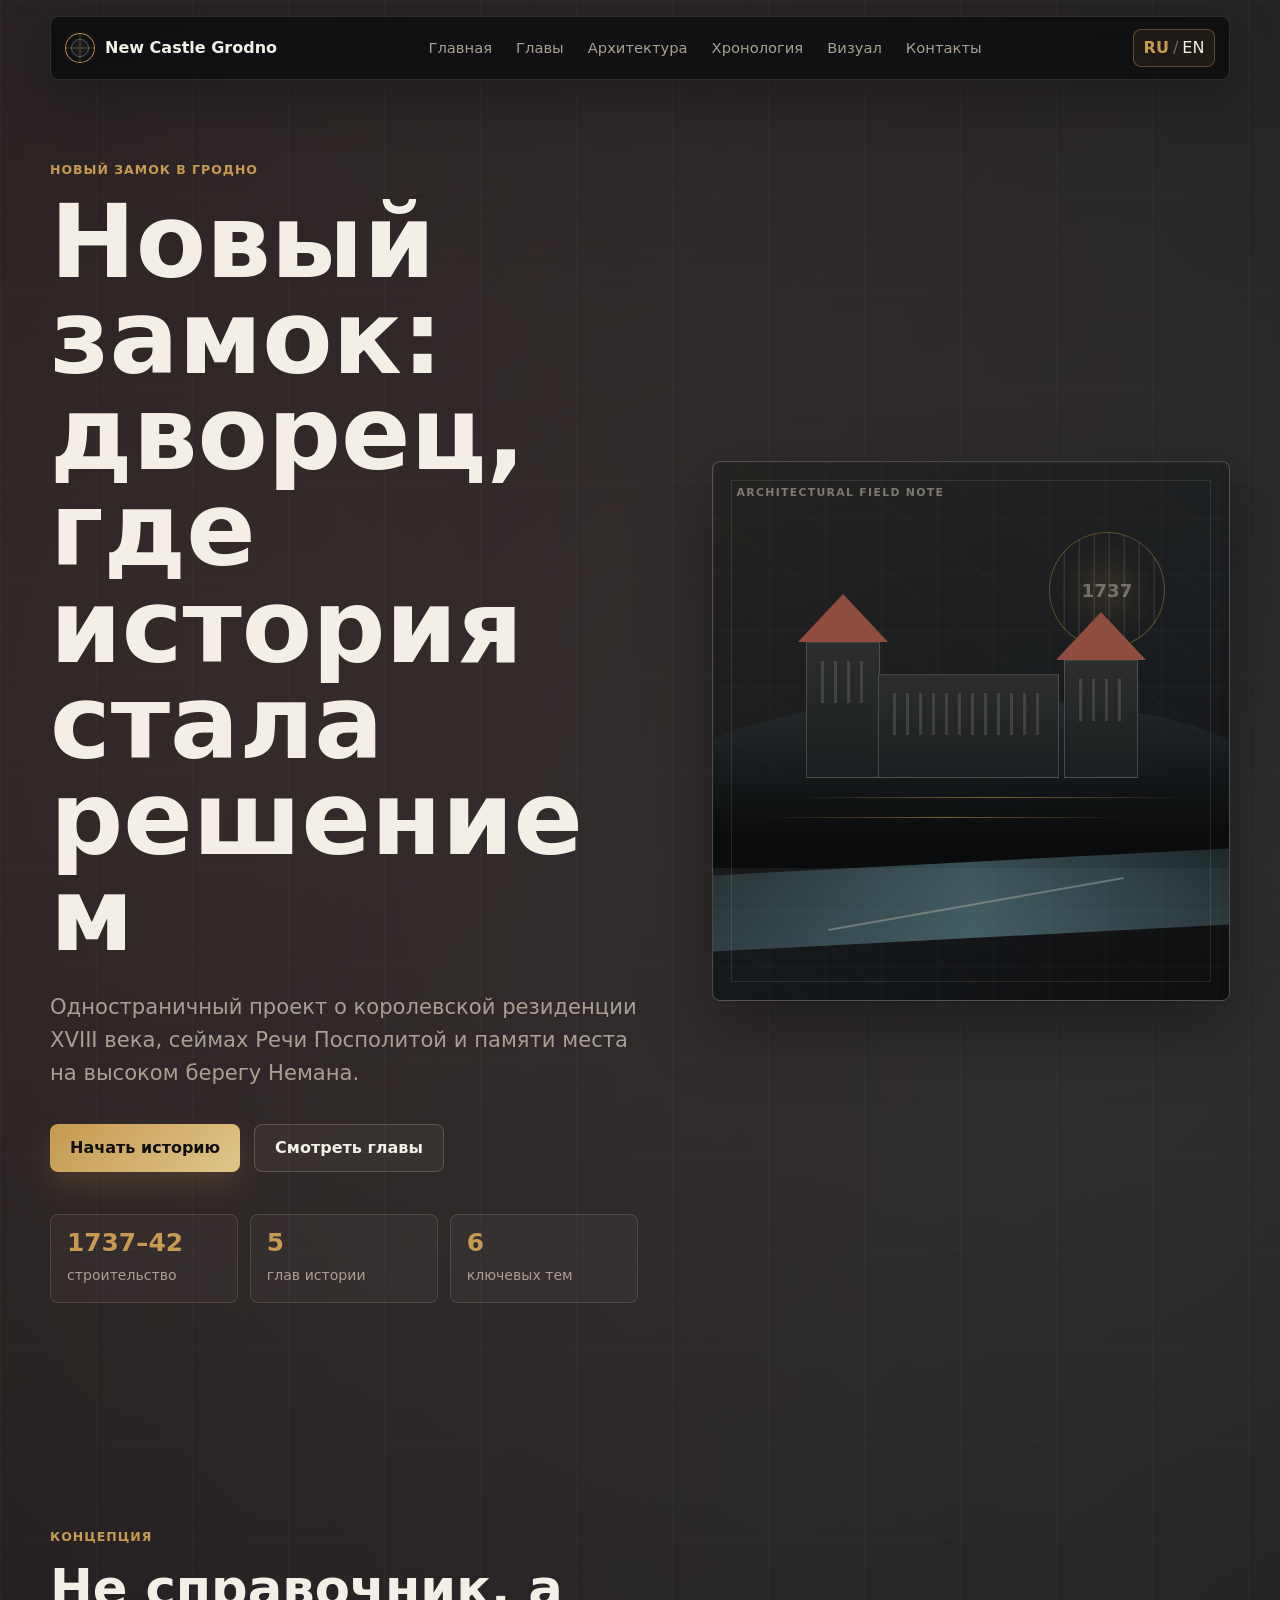
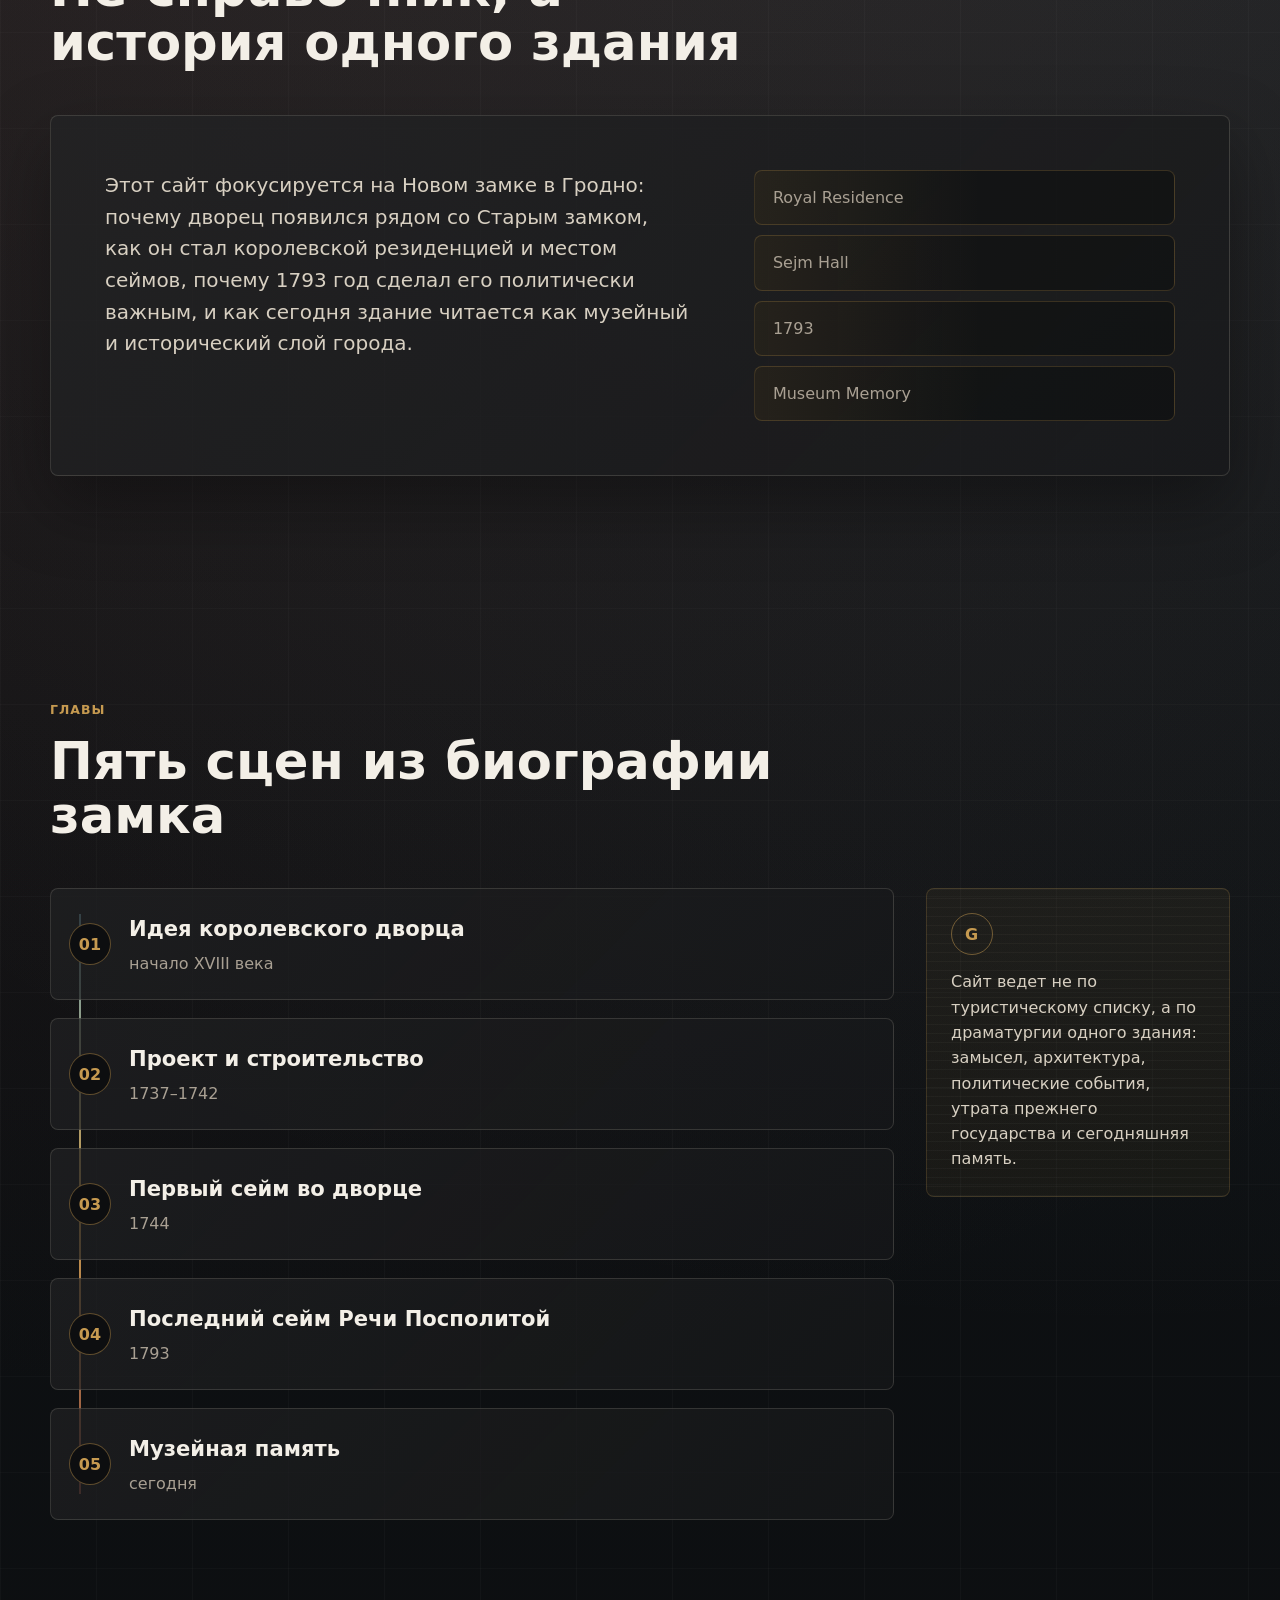
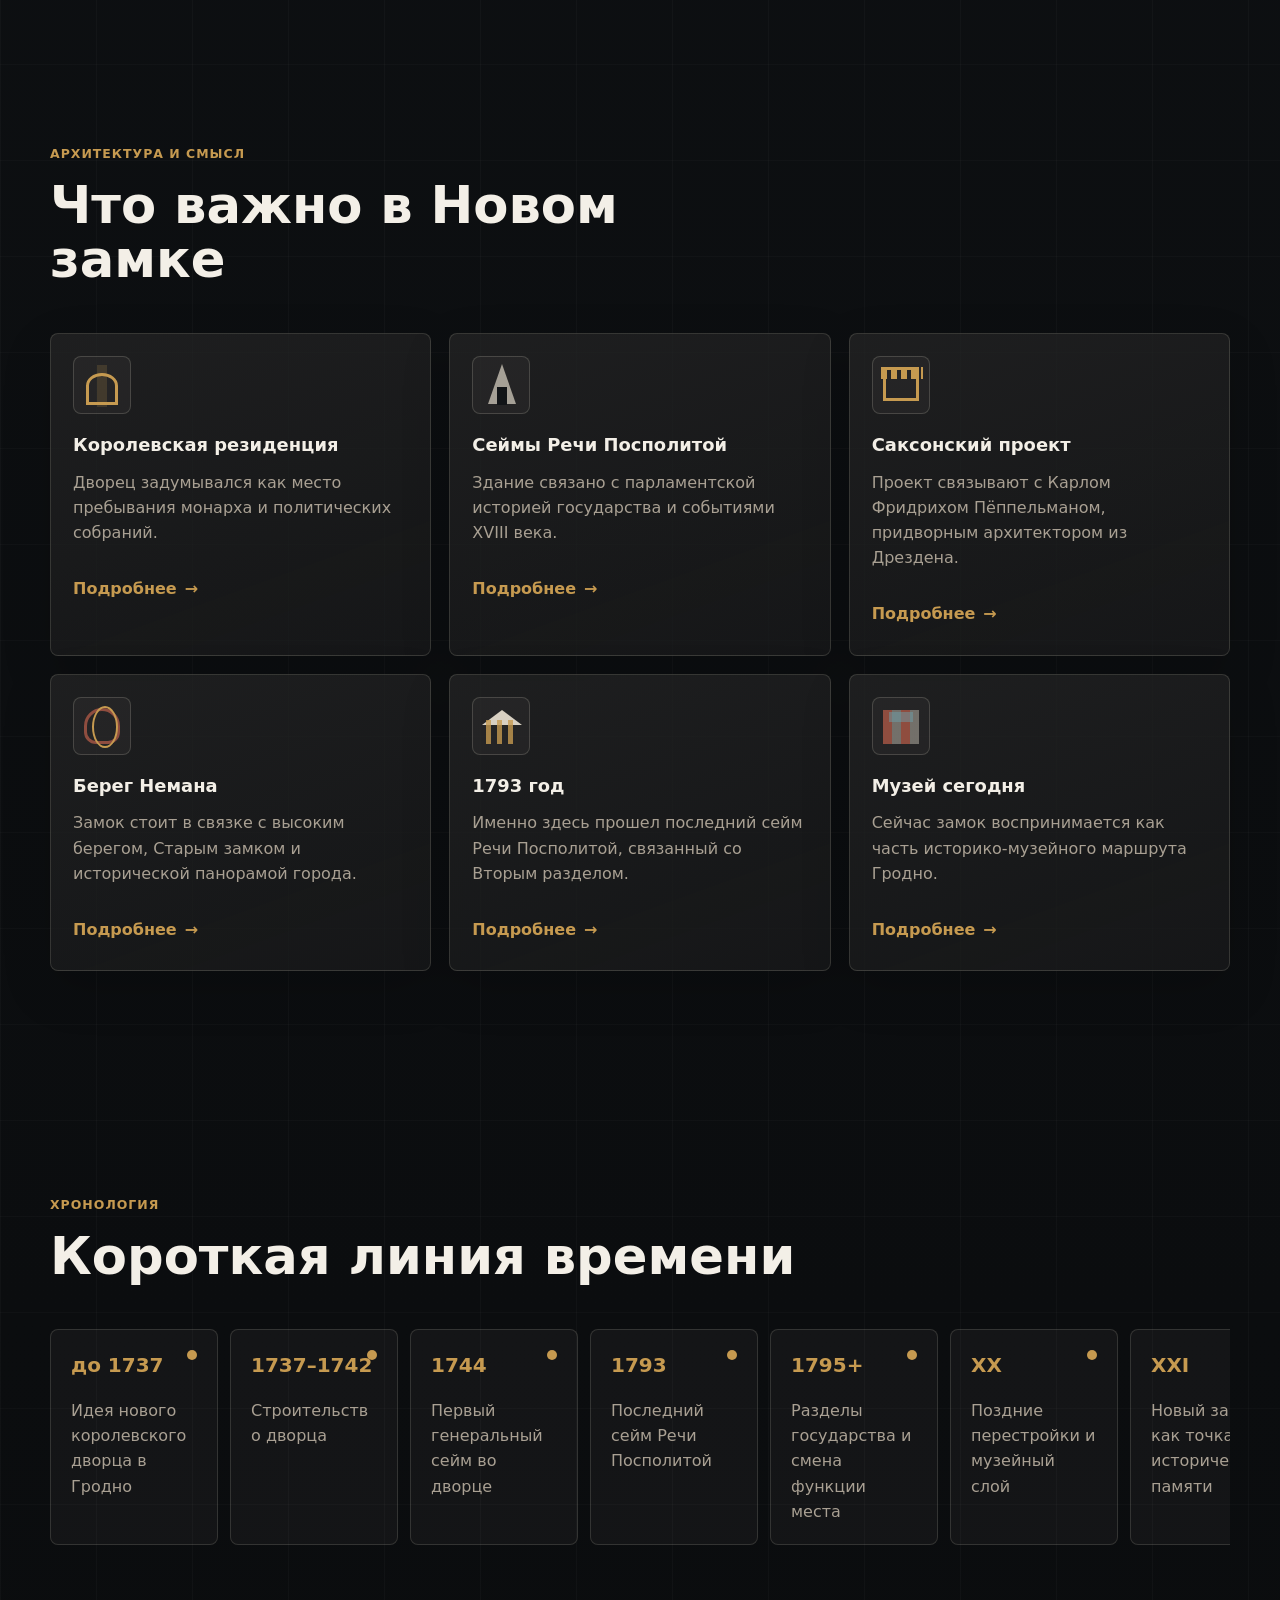
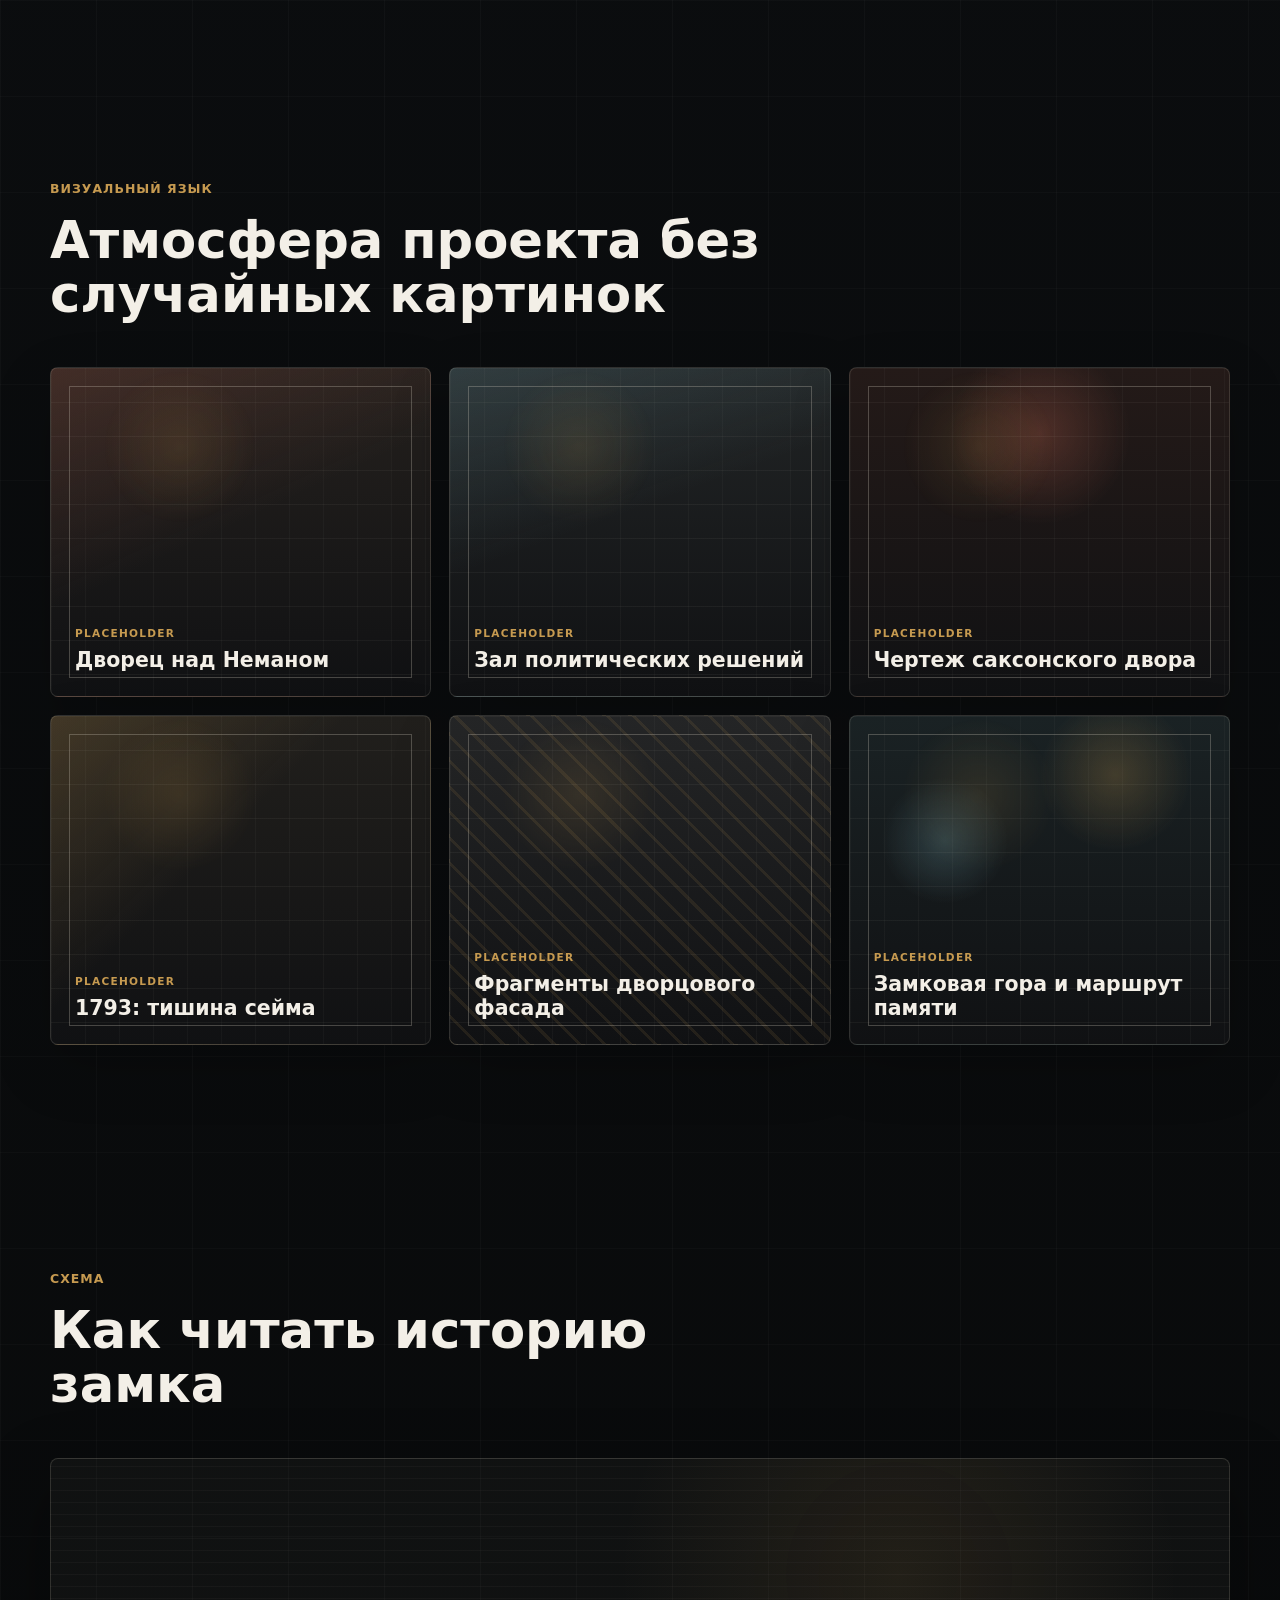
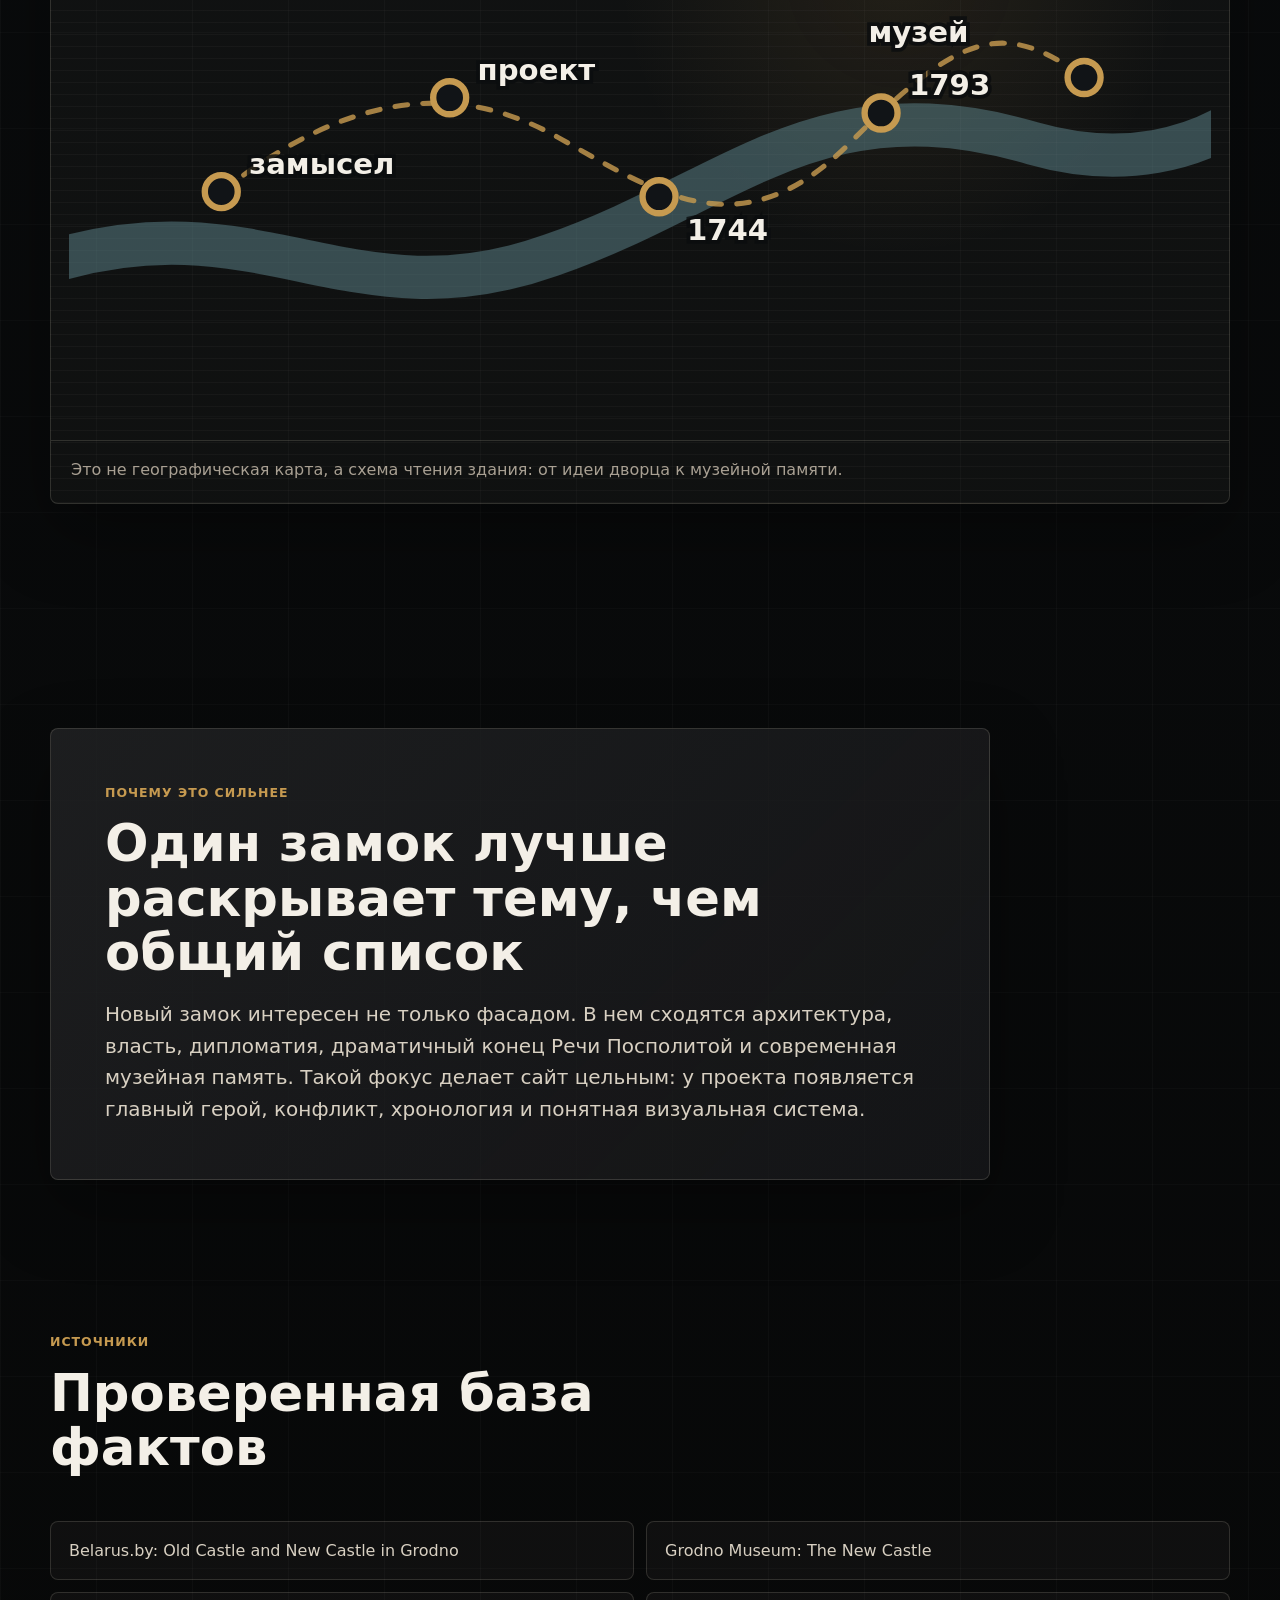
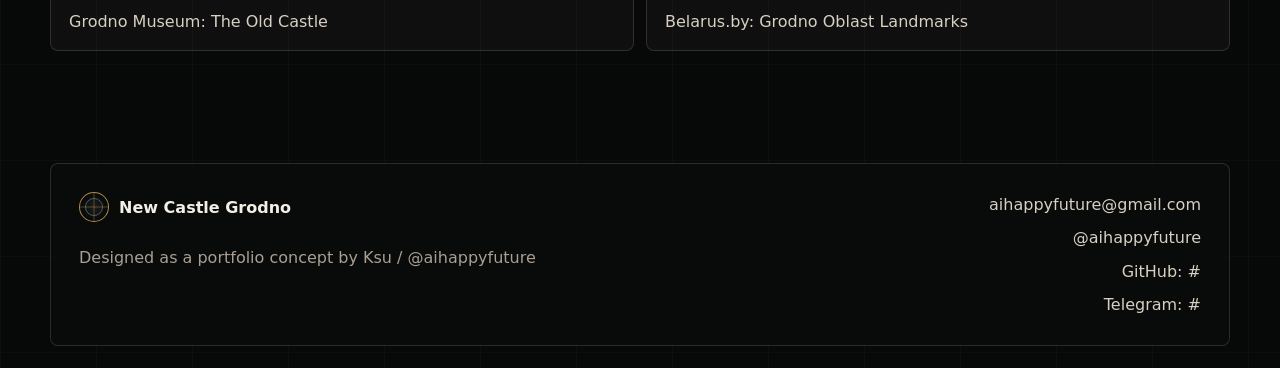
<file: index.html>
<!DOCTYPE html>
<html lang="ru">
  <head>
    <meta charset="UTF-8" />
    <meta name="viewport" content="width=device-width, initial-scale=1.0" />
    <meta
      name="description"
      content="Одностраничный портфолио-проект о Новом замке в Гродно: королевской резиденции, сеймах Речи Посполитой и исторической памяти."
    />
    <title>Новый замок в Гродно | История королевской резиденции</title>
    <link rel="stylesheet" href="style.css" />
  </head>
  <body>
    <div class="page-noise" aria-hidden="true"></div>

    <header class="site-header" id="top">
      <a class="brand" href="#home" aria-label="New Castle Grodno">
        <span class="brand-mark"></span>
        <span>New Castle Grodno</span>
      </a>

      <nav class="nav" aria-label="Primary navigation">
        <a href="#home" data-i18n="navHome">Главная</a>
        <a href="#route" data-i18n="navRoute">Маршрут</a>
        <a href="#architecture" data-i18n="navArchitecture">Архитектура</a>
        <a href="#timeline" data-i18n="navTimeline">Таймлайн</a>
        <a href="#gallery" data-i18n="navGallery">Галерея</a>
        <a href="#contacts" data-i18n="navContacts">Контакты</a>
      </nav>

      <button class="lang-toggle" type="button" aria-label="Switch language">
        <span class="lang-current">RU</span>
        <span class="lang-divider">/</span>
        <span class="lang-next">EN</span>
      </button>
    </header>

    <main>
      <section class="hero section" id="home">
        <div class="hero-copy reveal">
          <p class="eyebrow" data-i18n="heroEyebrow">Новый замок в Гродно</p>
          <h1 data-i18n="heroTitle">Новый замок: дворец, где история стала решением</h1>
          <p class="hero-lead" data-i18n="heroLead">
            Одностраничный проект о королевской резиденции XVIII века, сеймах Речи Посполитой и памяти места на высоком берегу Немана.
          </p>
          <div class="hero-actions" aria-label="Hero actions">
            <a class="button primary" href="#idea" data-i18n="startWalk">Начать историю</a>
            <a class="button ghost" href="#route" data-i18n="watchRoute">Смотреть главы</a>
          </div>
          <dl class="hero-facts">
            <div>
              <dt>1737–42</dt>
              <dd data-i18n="factCentury">строительство</dd>
            </div>
            <div>
              <dt>5</dt>
              <dd data-i18n="factRoute">глав истории</dd>
            </div>
            <div>
              <dt>6</dt>
              <dd data-i18n="factLayers">ключевых тем</dd>
            </div>
          </dl>
        </div>

        <div class="hero-art reveal" aria-label="CSS illustration of Grodno skyline">
          <div class="archive-grid"></div>
          <div class="moon"></div>
          <div class="hill"></div>
          <div class="castle">
            <span class="tower tower-left"></span>
            <span class="tower tower-right"></span>
            <span class="keep"></span>
            <span class="roof roof-left"></span>
            <span class="roof roof-right"></span>
          </div>
          <div class="city-line line-one"></div>
          <div class="city-line line-two"></div>
          <div class="river"></div>
          <div class="route-glow"></div>
        </div>
      </section>

      <section class="section idea" id="idea">
        <div class="section-heading reveal">
          <p class="eyebrow" data-i18n="ideaEyebrow">Концепция</p>
          <h2 data-i18n="ideaTitle">Не справочник, а история одного здания</h2>
        </div>
        <div class="idea-panel reveal">
          <p data-i18n="ideaText">
            Этот сайт фокусируется на Новом замке в Гродно: почему дворец появился рядом со Старым замком,
            как он стал королевской резиденцией и местом сеймов, почему 1793 год сделал его политически
            важным, и как сегодня здание читается как музейный и исторический слой города.
          </p>
          <div class="idea-diagram" aria-hidden="true">
            <span>Royal Residence</span>
            <span>Sejm Hall</span>
            <span>1793</span>
            <span>Museum Memory</span>
          </div>
        </div>
      </section>

      <section class="section route-section" id="route">
        <div class="section-heading reveal">
          <p class="eyebrow" data-i18n="routeEyebrow">Главы</p>
          <h2 data-i18n="routeTitle">Пять сцен из биографии замка</h2>
        </div>

        <div class="route-layout">
          <div class="route-line" aria-label="Interactive route timeline">
            <button class="route-point reveal" type="button" data-place="kalozha">
              <span class="point-index">01</span>
              <span class="point-copy">
                <strong data-i18n="placeKalozha">Идея королевского дворца</strong>
                <em data-i18n="periodKalozha">начало XVIII века</em>
              </span>
            </button>
            <button class="route-point reveal" type="button" data-place="oldCastle">
              <span class="point-index">02</span>
              <span class="point-copy">
                <strong data-i18n="placeOldCastle">Проект и строительство</strong>
                <em data-i18n="periodOldCastle">1737–1742</em>
              </span>
            </button>
            <button class="route-point reveal" type="button" data-place="newCastle">
              <span class="point-index">03</span>
              <span class="point-copy">
                <strong data-i18n="placeNewCastle">Первый сейм во дворце</strong>
                <em data-i18n="periodNewCastle">1744</em>
              </span>
            </button>
            <button class="route-point reveal" type="button" data-place="farny">
              <span class="point-index">04</span>
              <span class="point-copy">
                <strong data-i18n="placeFarny">Последний сейм Речи Посполитой</strong>
                <em data-i18n="periodFarny">1793</em>
              </span>
            </button>
            <button class="route-point reveal" type="button" data-place="sovetskaya">
              <span class="point-index">05</span>
              <span class="point-copy">
                <strong data-i18n="placeSovetskaya">Музейная память</strong>
                <em data-i18n="periodSovetskaya">сегодня</em>
              </span>
            </button>
          </div>

          <aside class="route-note reveal" aria-label="Route note">
            <div class="note-mark">G</div>
            <p data-i18n="routeNote">
              Сайт ведет не по туристическому списку, а по драматургии одного здания: замысел,
              архитектура, политические события, утрата прежнего государства и сегодняшняя память.
            </p>
          </aside>
        </div>
      </section>

      <section class="section architecture" id="architecture">
        <div class="section-heading reveal">
          <p class="eyebrow" data-i18n="architectureEyebrow">Архитектура и смысл</p>
          <h2 data-i18n="architectureTitle">Что важно в Новом замке</h2>
        </div>

        <div class="cards-grid">
          <article class="layer-card reveal" data-layer="oldRus">
            <span class="css-icon arch-old"></span>
            <h3 data-i18n="oldRusTitle">Королевская резиденция</h3>
            <p data-i18n="oldRusText">Дворец задумывался как место пребывания монарха и политических собраний.</p>
            <button class="text-button" type="button" data-layer-modal="oldRus" data-i18n="more">Подробнее</button>
          </article>
          <article class="layer-card reveal" data-layer="gothic">
            <span class="css-icon arch-gothic"></span>
            <h3 data-i18n="gothicTitle">Сеймы Речи Посполитой</h3>
            <p data-i18n="gothicText">Здание связано с парламентской историей государства и событиями XVIII века.</p>
            <button class="text-button" type="button" data-layer-modal="gothic" data-i18n="more">Подробнее</button>
          </article>
          <article class="layer-card reveal" data-layer="renaissance">
            <span class="css-icon arch-renaissance"></span>
            <h3 data-i18n="renaissanceTitle">Саксонский проект</h3>
            <p data-i18n="renaissanceText">Проект связывают с Карлом Фридрихом Пёппельманом, придворным архитектором из Дрездена.</p>
            <button class="text-button" type="button" data-layer-modal="renaissance" data-i18n="more">Подробнее</button>
          </article>
          <article class="layer-card reveal" data-layer="baroque">
            <span class="css-icon arch-baroque"></span>
            <h3 data-i18n="baroqueTitle">Берег Немана</h3>
            <p data-i18n="baroqueText">Замок стоит в связке с высоким берегом, Старым замком и исторической панорамой города.</p>
            <button class="text-button" type="button" data-layer-modal="baroque" data-i18n="more">Подробнее</button>
          </article>
          <article class="layer-card reveal" data-layer="classic">
            <span class="css-icon arch-classic"></span>
            <h3 data-i18n="classicTitle">1793 год</h3>
            <p data-i18n="classicText">Именно здесь прошел последний сейм Речи Посполитой, связанный со Вторым разделом.</p>
            <button class="text-button" type="button" data-layer-modal="classic" data-i18n="more">Подробнее</button>
          </article>
          <article class="layer-card reveal" data-layer="urban">
            <span class="css-icon arch-urban"></span>
            <h3 data-i18n="urbanTitle">Музей сегодня</h3>
            <p data-i18n="urbanText">Сейчас замок воспринимается как часть историко-музейного маршрута Гродно.</p>
            <button class="text-button" type="button" data-layer-modal="urban" data-i18n="more">Подробнее</button>
          </article>
        </div>
      </section>

      <section class="section timeline" id="timeline">
        <div class="section-heading reveal">
          <p class="eyebrow" data-i18n="timelineEyebrow">Хронология</p>
          <h2 data-i18n="timelineTitle">Короткая линия времени</h2>
        </div>
        <div class="timeline-track reveal">
          <article>
            <span>до 1737</span>
            <p data-i18n="time1">Идея нового королевского дворца в Гродно</p>
          </article>
          <article>
            <span>1737–1742</span>
            <p data-i18n="time2">Строительство дворца</p>
          </article>
          <article>
            <span>1744</span>
            <p data-i18n="time3">Первый генеральный сейм во дворце</p>
          </article>
          <article>
            <span>1793</span>
            <p data-i18n="time4">Последний сейм Речи Посполитой</p>
          </article>
          <article>
            <span>1795+</span>
            <p data-i18n="time5">Разделы государства и смена функции места</p>
          </article>
          <article>
            <span>XX</span>
            <p data-i18n="time6">Поздние перестройки и музейный слой</p>
          </article>
          <article>
            <span>XXI</span>
            <p data-i18n="time7">Новый замок как точка исторической памяти</p>
          </article>
        </div>
      </section>

      <section class="section gallery" id="gallery">
        <div class="section-heading reveal">
          <p class="eyebrow" data-i18n="galleryEyebrow">Визуальный язык</p>
          <h2 data-i18n="galleryTitle">Атмосфера проекта без случайных картинок</h2>
        </div>

        <div class="poster-grid">
          <article class="poster poster-castle reveal">
            <span data-i18n="poster1">Дворец над Неманом</span>
          </article>
          <article class="poster poster-kalozha reveal">
            <span data-i18n="poster2">Зал политических решений</span>
          </article>
          <article class="poster poster-baroque reveal">
            <span data-i18n="poster3">Чертеж саксонского двора</span>
          </article>
          <article class="poster poster-evening reveal">
            <span data-i18n="poster4">1793: тишина сейма</span>
          </article>
          <article class="poster poster-detail reveal">
            <span data-i18n="poster5">Фрагменты дворцового фасада</span>
          </article>
          <article class="poster poster-routes reveal">
            <span data-i18n="poster6">Замковая гора и маршрут памяти</span>
          </article>
        </div>
      </section>

      <section class="section map-section" id="map">
        <div class="section-heading reveal">
          <p class="eyebrow" data-i18n="mapEyebrow">Схема</p>
          <h2 data-i18n="mapTitle">Как читать историю замка</h2>
        </div>
        <div class="mini-map reveal">
          <svg viewBox="0 0 900 430" role="img" aria-labelledby="mapTitleSvg mapDescSvg">
            <title id="mapTitleSvg">Grodno route map</title>
            <desc id="mapDescSvg">Stylized route along the Neman River with five interactive points.</desc>
            <path class="map-river" d="M-20,305 C150,250 220,355 380,298 C520,250 590,160 760,210 C830,230 890,215 930,185" />
            <path class="map-route" d="M120,248 C220,170 305,160 385,205 S530,295 615,210 S735,110 800,158" />
            <g class="map-point" data-place="kalozha" transform="translate(120 248)">
              <circle r="13"></circle>
              <text x="22" y="-14" data-i18n-svg="mapKalozha">замысел</text>
            </g>
            <g class="map-point" data-place="oldCastle" transform="translate(300 174)">
              <circle r="13"></circle>
              <text x="22" y="-14" data-i18n-svg="mapOldCastle">проект</text>
            </g>
            <g class="map-point" data-place="newCastle" transform="translate(465 252)">
              <circle r="13"></circle>
              <text x="22" y="34" data-i18n-svg="mapNewCastle">1744</text>
            </g>
            <g class="map-point" data-place="farny" transform="translate(640 186)">
              <circle r="13"></circle>
              <text x="22" y="-14" data-i18n-svg="mapFarny">1793</text>
            </g>
            <g class="map-point" data-place="sovetskaya" transform="translate(800 158)">
              <circle r="13"></circle>
              <text x="-170" y="-28" data-i18n-svg="mapSovetskaya">музей</text>
            </g>
          </svg>
          <div class="map-caption">
            <span data-i18n="mapCaption">Это не географическая карта, а схема чтения здания: от идеи дворца к музейной памяти.</span>
          </div>
        </div>
      </section>

      <section class="section why">
        <div class="why-panel reveal">
          <p class="eyebrow" data-i18n="whyEyebrow">Почему это сильнее</p>
          <h2 data-i18n="whyTitle">Один замок лучше раскрывает тему, чем общий список</h2>
          <p data-i18n="whyText">
            Новый замок интересен не только фасадом. В нем сходятся архитектура, власть, дипломатия,
            драматичный конец Речи Посполитой и современная музейная память. Такой фокус делает сайт
            цельным: у проекта появляется главный герой, конфликт, хронология и понятная визуальная система.
          </p>
        </div>
      </section>

      <section class="section sources" aria-label="Fact sources">
        <div class="section-heading reveal">
          <p class="eyebrow" data-i18n="sourcesEyebrow">Источники</p>
          <h2 data-i18n="sourcesTitle">Проверенная база фактов</h2>
        </div>
        <div class="sources-list reveal">
          <a href="https://www.belarus.by/en/travel/belarus-life/old-new-castles-grodno" target="_blank" rel="noreferrer">Belarus.by: Old Castle and New Castle in Grodno</a>
          <a href="https://grodno-museum.by/en/new-castle/" target="_blank" rel="noreferrer">Grodno Museum: The New Castle</a>
          <a href="https://grodno-museum.by/en/the-old-castle/" target="_blank" rel="noreferrer">Grodno Museum: The Old Castle</a>
          <a href="https://www.belarus.by/en/travel/belarus-life/sightseeing/tourist-attraction-grodno" target="_blank" rel="noreferrer">Belarus.by: Grodno Oblast Landmarks</a>
        </div>
      </section>
    </main>

    <footer class="footer" id="contacts">
      <div>
        <a class="brand footer-brand" href="#top" aria-label="New Castle Grodno">
          <span class="brand-mark"></span>
          <span>New Castle Grodno</span>
        </a>
        <p data-i18n="footerCredit">Designed as a portfolio concept by Ksu / @aihappyfuture</p>
      </div>
      <address>
        <a href="mailto:aihappyfuture@gmail.com">aihappyfuture@gmail.com</a>
        <a href="https://t.me/aihappyfuture" target="_blank" rel="noreferrer">@aihappyfuture</a>
        <a href="#" aria-label="GitHub placeholder">GitHub: #</a>
        <a href="#" aria-label="Telegram placeholder">Telegram: #</a>
      </address>
    </footer>

    <div class="modal" aria-hidden="true" role="dialog" aria-modal="true" aria-labelledby="modal-title">
      <div class="modal-backdrop" data-close-modal></div>
      <article class="modal-card" role="document">
        <button class="modal-close" type="button" aria-label="Close" data-close-modal>×</button>
        <p class="modal-period" id="modal-period"></p>
        <h2 id="modal-title"></h2>
        <p id="modal-text"></p>
      </article>
    </div>

    <script src="script.js"></script>
  </body>
</html>
</file>
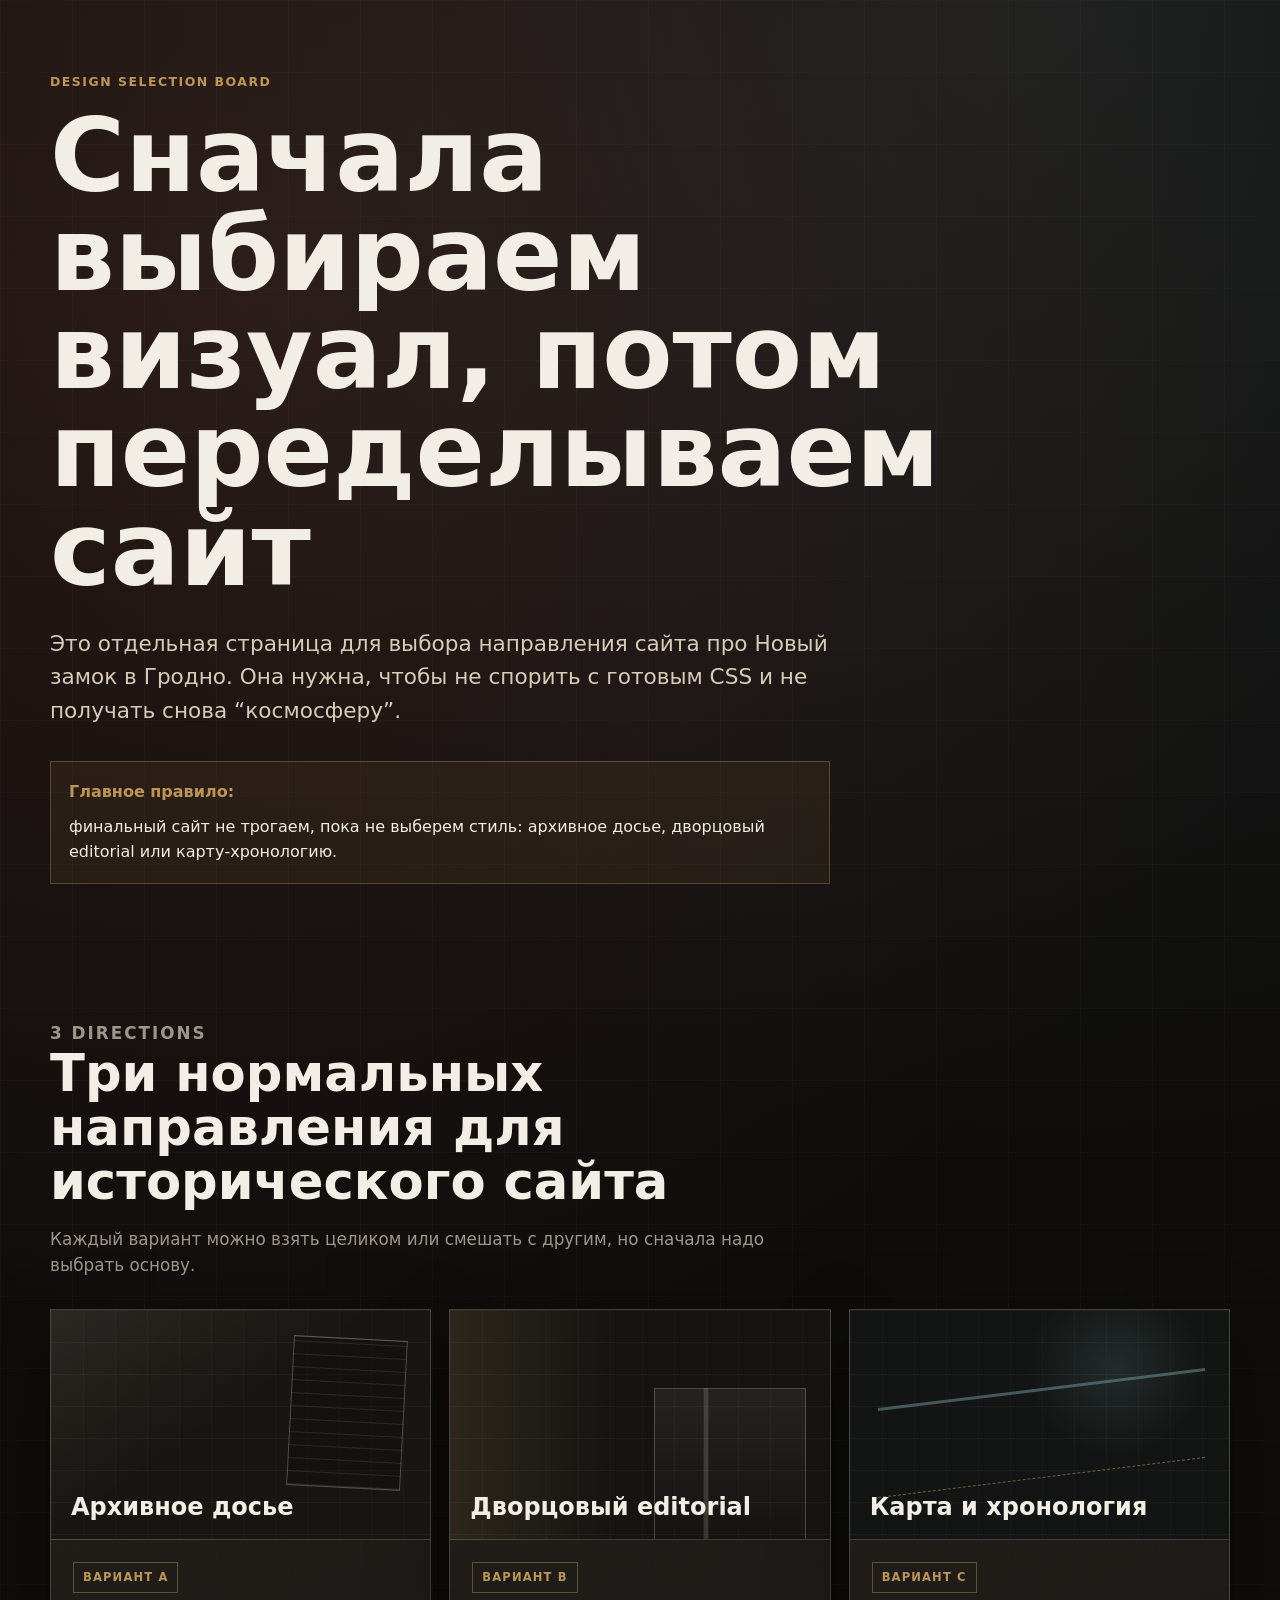
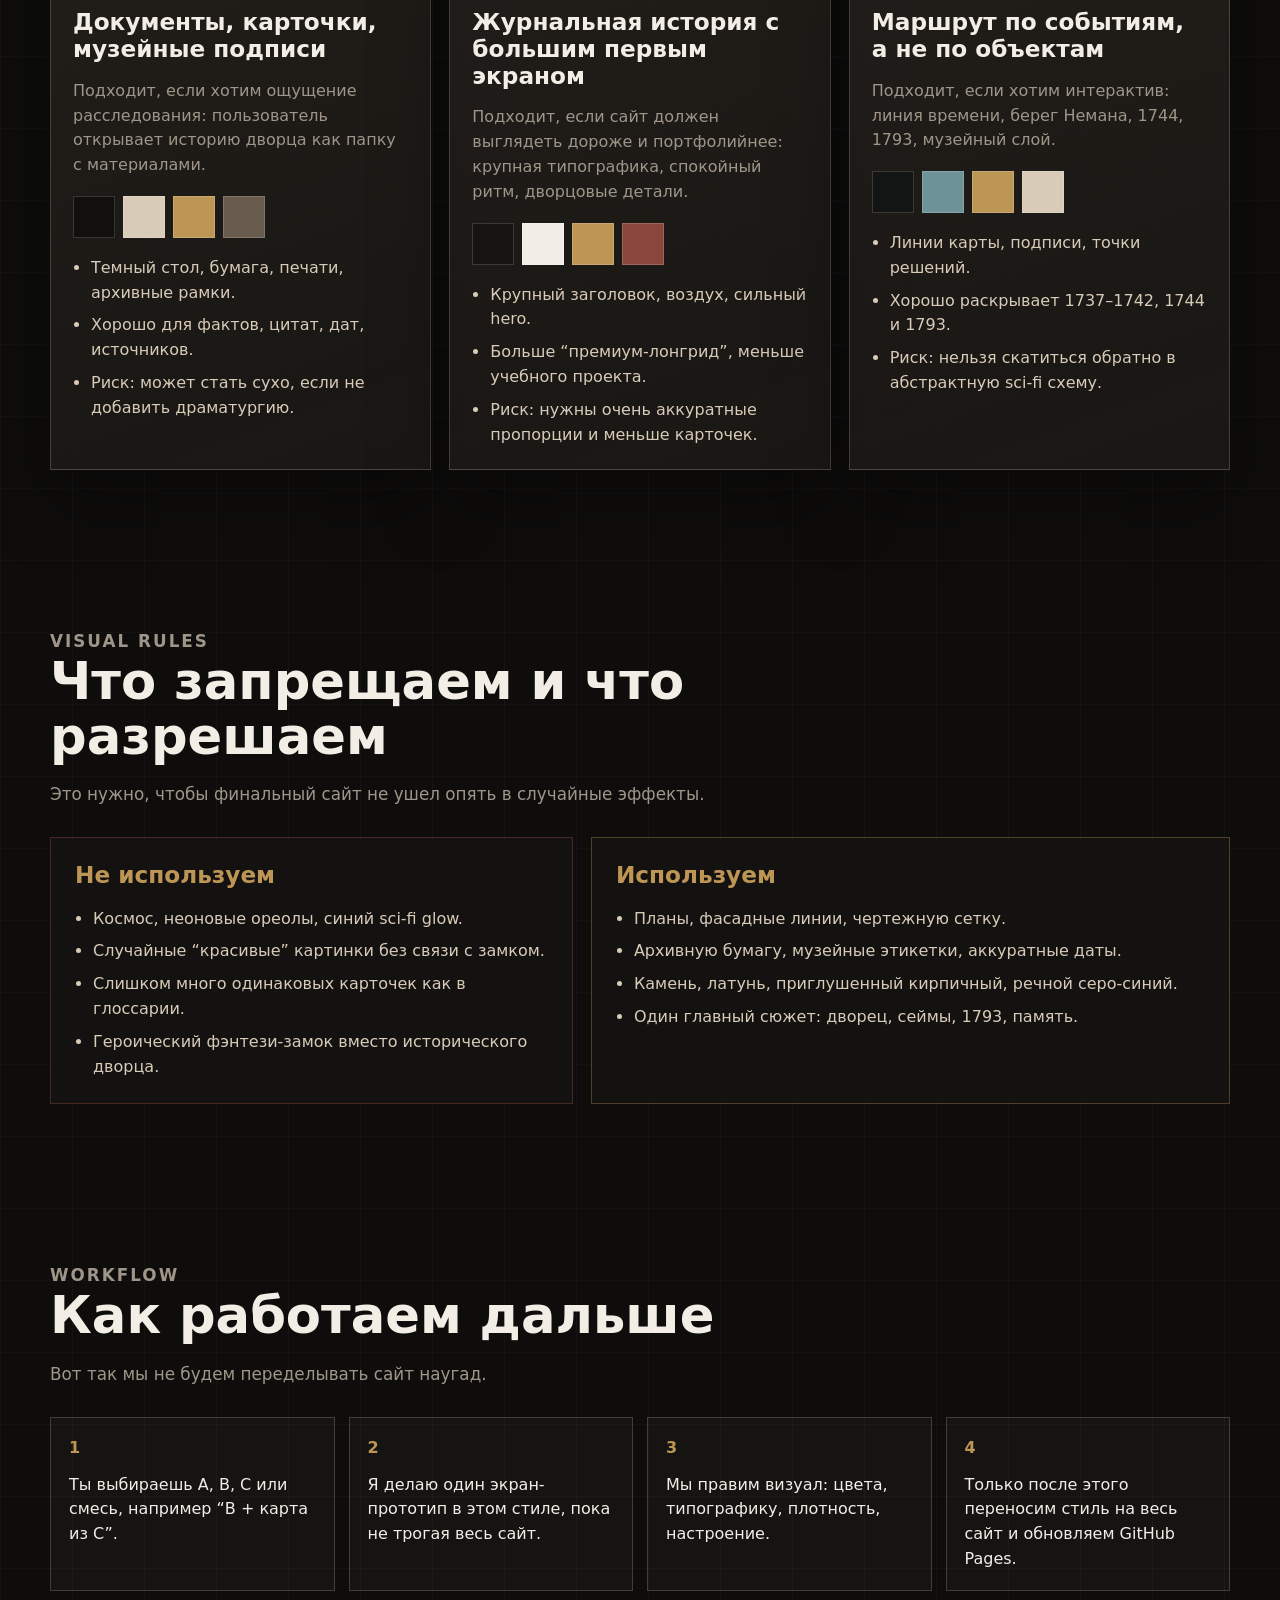
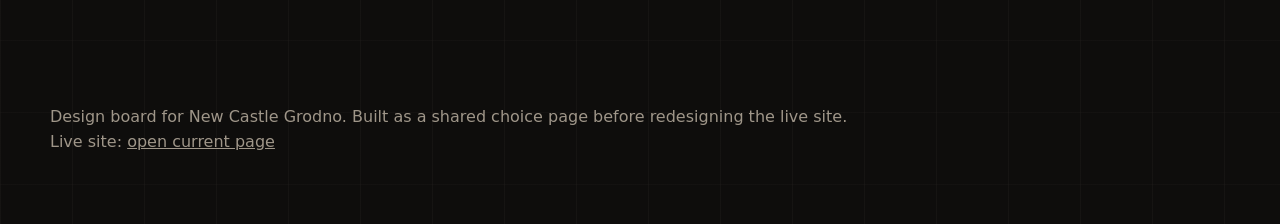
<file: design-board.html>
<!DOCTYPE html>
<html lang="ru">
  <head>
    <meta charset="UTF-8" />
    <meta name="viewport" content="width=device-width, initial-scale=1.0" />
    <title>Design Board | Новый замок в Гродно</title>
    <style>
      :root {
        --ink: #f2eee6;
        --paper: #d8cbb8;
        --muted: #9f9689;
        --bg: #11100e;
        --bg-2: #1a1714;
        --line: rgba(216, 203, 184, 0.22);
        --brass: #bd9655;
        --brick: #8a463a;
        --river: #6d9297;
        --shadow: 0 28px 70px rgba(0, 0, 0, 0.34);
      }

      * {
        box-sizing: border-box;
      }

      body {
        margin: 0;
        color: var(--ink);
        background:
          linear-gradient(90deg, rgba(216, 203, 184, 0.035) 1px, transparent 1px),
          linear-gradient(rgba(216, 203, 184, 0.025) 1px, transparent 1px),
          radial-gradient(circle at 18% 8%, rgba(138, 70, 58, 0.22), transparent 34%),
          radial-gradient(circle at 82% 0%, rgba(109, 146, 151, 0.14), transparent 32%),
          #0e0d0c;
        background-size: 72px 72px, 72px 72px, auto, auto, auto;
        font-family: Inter, ui-sans-serif, system-ui, -apple-system, BlinkMacSystemFont, "Segoe UI", sans-serif;
        line-height: 1.55;
      }

      a {
        color: inherit;
      }

      .wrap {
        width: min(1180px, calc(100% - 32px));
        margin: 0 auto;
      }

      .hero {
        min-height: 84vh;
        display: grid;
        align-items: center;
        padding: 72px 0 48px;
      }

      .kicker {
        margin: 0 0 16px;
        color: var(--brass);
        font-size: 0.78rem;
        font-weight: 850;
        letter-spacing: 0.12em;
        text-transform: uppercase;
      }

      h1,
      h2,
      h3,
      p {
        overflow-wrap: anywhere;
      }

      h1 {
        max-width: 900px;
        margin: 0;
        font-size: clamp(3rem, 8vw, 6.6rem);
        line-height: 0.96;
        letter-spacing: 0;
      }

      .lead {
        max-width: 780px;
        margin: 28px 0 0;
        color: var(--paper);
        font-size: clamp(1.08rem, 2vw, 1.35rem);
      }

      .notice {
        display: grid;
        gap: 10px;
        max-width: 780px;
        margin-top: 34px;
        padding: 18px;
        border: 1px solid rgba(189, 150, 85, 0.35);
        background: rgba(189, 150, 85, 0.08);
      }

      .notice strong {
        color: var(--brass);
      }

      section {
        padding: 70px 0;
      }

      .section-head {
        max-width: 760px;
        margin-bottom: 30px;
      }

      h2 {
        margin: 0;
        font-size: clamp(2rem, 4vw, 3.4rem);
        line-height: 1.06;
      }

      .section-head p {
        margin: 18px 0 0;
        color: var(--muted);
        font-size: 1.05rem;
      }

      .grid {
        display: grid;
        grid-template-columns: repeat(3, minmax(0, 1fr));
        gap: 18px;
      }

      .card {
        min-height: 520px;
        border: 1px solid var(--line);
        background:
          linear-gradient(160deg, rgba(216, 203, 184, 0.07), rgba(216, 203, 184, 0.018)),
          rgba(22, 20, 18, 0.88);
        box-shadow: var(--shadow);
      }

      .card-body {
        padding: 22px;
      }

      .tag {
        display: inline-flex;
        margin-bottom: 16px;
        padding: 6px 9px;
        border: 1px solid rgba(189, 150, 85, 0.42);
        color: var(--brass);
        font-size: 0.72rem;
        font-weight: 850;
        letter-spacing: 0.1em;
        text-transform: uppercase;
      }

      h3 {
        margin: 0;
        font-size: 1.45rem;
        line-height: 1.15;
      }

      .card p {
        color: var(--muted);
      }

      .mock {
        position: relative;
        height: 230px;
        border-bottom: 1px solid var(--line);
        overflow: hidden;
        background: #171410;
      }

      .mock::before {
        content: "";
        position: absolute;
        inset: 0;
        background:
          linear-gradient(rgba(216, 203, 184, 0.08) 1px, transparent 1px),
          linear-gradient(90deg, rgba(216, 203, 184, 0.06) 1px, transparent 1px);
        background-size: 32px 32px;
        opacity: 0.58;
      }

      .mock-title {
        position: absolute;
        left: 20px;
        right: 20px;
        bottom: 18px;
        z-index: 2;
        font-size: 1.5rem;
        font-weight: 850;
        line-height: 1.06;
      }

      .dossier .mock {
        background:
          linear-gradient(145deg, rgba(216, 203, 184, 0.1), transparent 46%),
          #181512;
      }

      .dossier .mock::after {
        content: "";
        position: absolute;
        right: 26px;
        top: 28px;
        width: 112px;
        height: 148px;
        border: 1px solid rgba(216, 203, 184, 0.32);
        background:
          repeating-linear-gradient(0deg, rgba(216, 203, 184, 0.12) 0 1px, transparent 1px 13px),
          rgba(12, 11, 10, 0.35);
        transform: rotate(3deg);
      }

      .editorial .mock {
        background:
          linear-gradient(90deg, rgba(189, 150, 85, 0.14), transparent 44%),
          #151412;
      }

      .editorial .mock::after {
        content: "";
        position: absolute;
        right: 24px;
        bottom: 0;
        width: 150px;
        height: 150px;
        border: 1px solid rgba(216, 203, 184, 0.28);
        border-bottom: 0;
        background:
          linear-gradient(90deg, transparent 32%, rgba(216, 203, 184, 0.18) 33% 35%, transparent 36%),
          linear-gradient(180deg, rgba(216, 203, 184, 0.08), transparent);
      }

      .map .mock {
        background:
          radial-gradient(circle at 70% 25%, rgba(109, 146, 151, 0.18), transparent 28%),
          #121513;
      }

      .map .mock::after {
        content: "";
        position: absolute;
        left: 28px;
        right: 24px;
        top: 78px;
        height: 86px;
        border-top: 3px solid rgba(109, 146, 151, 0.55);
        border-bottom: 1px dashed rgba(189, 150, 85, 0.55);
        transform: skewY(-7deg);
      }

      .swatches {
        display: flex;
        flex-wrap: wrap;
        gap: 8px;
        margin-top: 18px;
      }

      .swatch {
        width: 42px;
        height: 42px;
        border: 1px solid rgba(255, 255, 255, 0.16);
      }

      ul {
        margin: 18px 0 0;
        padding-left: 18px;
        color: var(--paper);
      }

      li + li {
        margin-top: 8px;
      }

      .rules {
        display: grid;
        grid-template-columns: 0.9fr 1.1fr;
        gap: 18px;
      }

      .panel {
        padding: 24px;
        border: 1px solid var(--line);
        background: rgba(22, 20, 18, 0.78);
      }

      .no {
        border-color: rgba(138, 70, 58, 0.44);
      }

      .yes {
        border-color: rgba(189, 150, 85, 0.34);
      }

      .panel h3 {
        color: var(--brass);
      }

      .flow {
        display: grid;
        grid-template-columns: repeat(4, minmax(0, 1fr));
        gap: 14px;
      }

      .step {
        min-height: 150px;
        padding: 18px;
        border: 1px solid var(--line);
        background: rgba(216, 203, 184, 0.04);
      }

      .step span {
        display: block;
        color: var(--brass);
        font-weight: 850;
        margin-bottom: 12px;
      }

      footer {
        padding: 44px 0 70px;
        color: var(--muted);
      }

      @media (max-width: 900px) {
        .grid,
        .rules,
        .flow {
          grid-template-columns: 1fr;
        }

        .card {
          min-height: auto;
        }
      }
    </style>
  </head>
  <body>
    <main class="wrap">
      <section class="hero">
        <div>
          <p class="kicker">Design selection board</p>
          <h1>Сначала выбираем визуал, потом переделываем сайт</h1>
          <p class="lead">
            Это отдельная страница для выбора направления сайта про Новый замок в Гродно.
            Она нужна, чтобы не спорить с готовым CSS и не получать снова “космосферу”.
          </p>
          <div class="notice">
            <strong>Главное правило:</strong>
            <span>финальный сайт не трогаем, пока не выберем стиль: архивное досье, дворцовый editorial или карту-хронологию.</span>
          </div>
        </div>
      </section>

      <section>
        <div class="section-head">
          <p class="kicker">3 directions</p>
          <h2>Три нормальных направления для исторического сайта</h2>
          <p>Каждый вариант можно взять целиком или смешать с другим, но сначала надо выбрать основу.</p>
        </div>

        <div class="grid">
          <article class="card dossier">
            <div class="mock">
              <div class="mock-title">Архивное досье</div>
            </div>
            <div class="card-body">
              <span class="tag">вариант A</span>
              <h3>Документы, карточки, музейные подписи</h3>
              <p>Подходит, если хотим ощущение расследования: пользователь открывает историю дворца как папку с материалами.</p>
              <div class="swatches">
                <span class="swatch" style="background:#11100e"></span>
                <span class="swatch" style="background:#d8cbb8"></span>
                <span class="swatch" style="background:#bd9655"></span>
                <span class="swatch" style="background:#675b4e"></span>
              </div>
              <ul>
                <li>Темный стол, бумага, печати, архивные рамки.</li>
                <li>Хорошо для фактов, цитат, дат, источников.</li>
                <li>Риск: может стать сухо, если не добавить драматургию.</li>
              </ul>
            </div>
          </article>

          <article class="card editorial">
            <div class="mock">
              <div class="mock-title">Дворцовый editorial</div>
            </div>
            <div class="card-body">
              <span class="tag">вариант B</span>
              <h3>Журнальная история с большим первым экраном</h3>
              <p>Подходит, если сайт должен выглядеть дороже и портфолийнее: крупная типографика, спокойный ритм, дворцовые детали.</p>
              <div class="swatches">
                <span class="swatch" style="background:#151412"></span>
                <span class="swatch" style="background:#f2eee6"></span>
                <span class="swatch" style="background:#bd9655"></span>
                <span class="swatch" style="background:#8a463a"></span>
              </div>
              <ul>
                <li>Крупный заголовок, воздух, сильный hero.</li>
                <li>Больше “премиум-лонгрид”, меньше учебного проекта.</li>
                <li>Риск: нужны очень аккуратные пропорции и меньше карточек.</li>
              </ul>
            </div>
          </article>

          <article class="card map">
            <div class="mock">
              <div class="mock-title">Карта и хронология</div>
            </div>
            <div class="card-body">
              <span class="tag">вариант C</span>
              <h3>Маршрут по событиям, а не по объектам</h3>
              <p>Подходит, если хотим интерактив: линия времени, берег Немана, 1744, 1793, музейный слой.</p>
              <div class="swatches">
                <span class="swatch" style="background:#121513"></span>
                <span class="swatch" style="background:#6d9297"></span>
                <span class="swatch" style="background:#bd9655"></span>
                <span class="swatch" style="background:#d8cbb8"></span>
              </div>
              <ul>
                <li>Линии карты, подписи, точки решений.</li>
                <li>Хорошо раскрывает 1737–1742, 1744 и 1793.</li>
                <li>Риск: нельзя скатиться обратно в абстрактную sci-fi схему.</li>
              </ul>
            </div>
          </article>
        </div>
      </section>

      <section>
        <div class="section-head">
          <p class="kicker">visual rules</p>
          <h2>Что запрещаем и что разрешаем</h2>
          <p>Это нужно, чтобы финальный сайт не ушел опять в случайные эффекты.</p>
        </div>

        <div class="rules">
          <div class="panel no">
            <h3>Не используем</h3>
            <ul>
              <li>Космос, неоновые ореолы, синий sci-fi glow.</li>
              <li>Случайные “красивые” картинки без связи с замком.</li>
              <li>Слишком много одинаковых карточек как в глоссарии.</li>
              <li>Героический фэнтези-замок вместо исторического дворца.</li>
            </ul>
          </div>

          <div class="panel yes">
            <h3>Используем</h3>
            <ul>
              <li>Планы, фасадные линии, чертежную сетку.</li>
              <li>Архивную бумагу, музейные этикетки, аккуратные даты.</li>
              <li>Камень, латунь, приглушенный кирпичный, речной серо-синий.</li>
              <li>Один главный сюжет: дворец, сеймы, 1793, память.</li>
            </ul>
          </div>
        </div>
      </section>

      <section>
        <div class="section-head">
          <p class="kicker">workflow</p>
          <h2>Как работаем дальше</h2>
          <p>Вот так мы не будем переделывать сайт наугад.</p>
        </div>

        <div class="flow">
          <div class="step">
            <span>1</span>
            Ты выбираешь A, B, C или смесь, например “B + карта из C”.
          </div>
          <div class="step">
            <span>2</span>
            Я делаю один экран-прототип в этом стиле, пока не трогая весь сайт.
          </div>
          <div class="step">
            <span>3</span>
            Мы правим визуал: цвета, типографику, плотность, настроение.
          </div>
          <div class="step">
            <span>4</span>
            Только после этого переносим стиль на весь сайт и обновляем GitHub Pages.
          </div>
        </div>
      </section>
    </main>

    <footer class="wrap">
      Design board for New Castle Grodno. Built as a shared choice page before redesigning the live site.
      <br />
      Live site: <a href="./">open current page</a>
    </footer>
  </body>
</html>
</file>
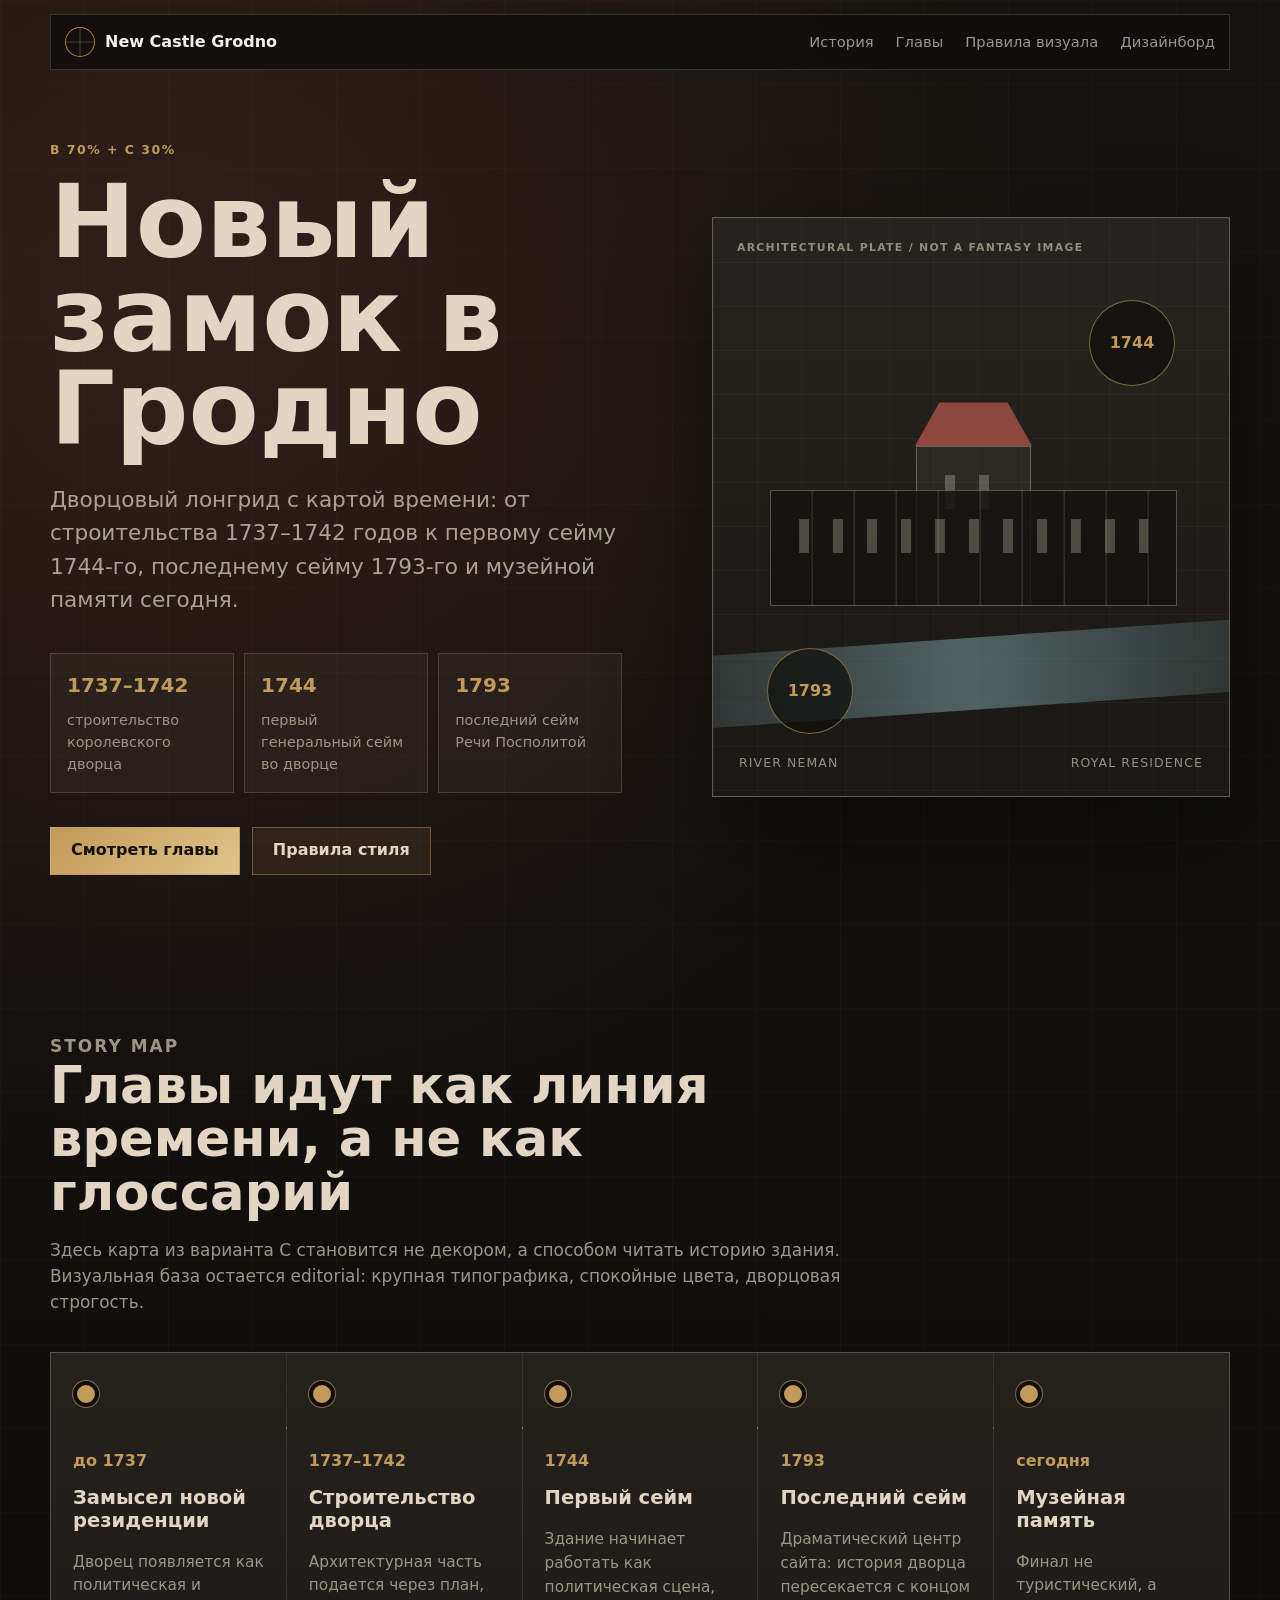
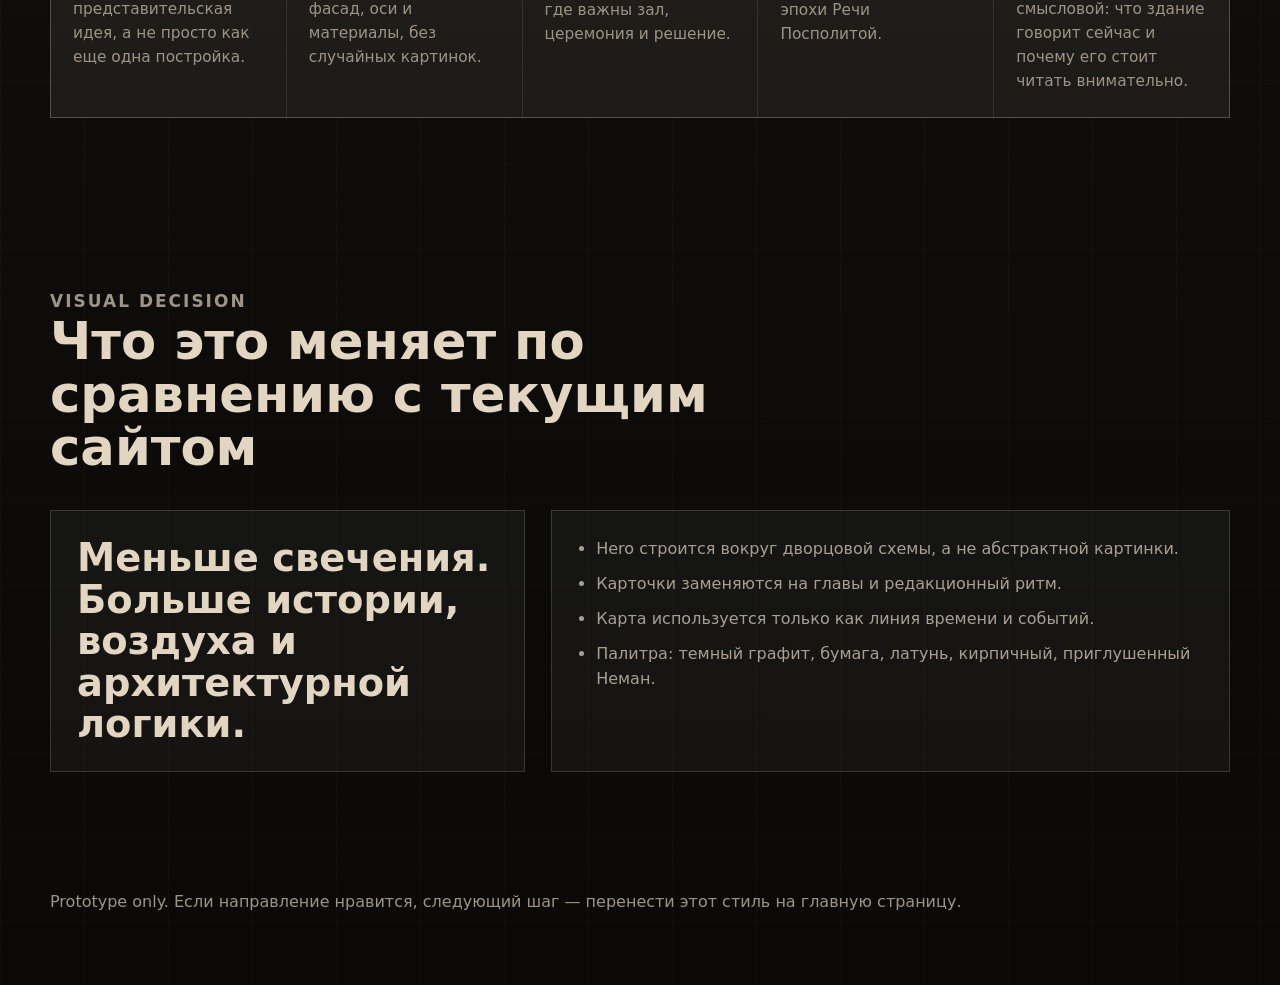
<file: prototype-bc.html>
<!DOCTYPE html>
<html lang="ru">
  <head>
    <meta charset="UTF-8" />
    <meta name="viewport" content="width=device-width, initial-scale=1.0" />
    <title>Prototype B+C | Новый замок в Гродно</title>
    <style>
      :root {
        --bg: #100f0d;
        --panel: #191714;
        --paper: #e2d6c3;
        --paper-soft: rgba(226, 214, 195, 0.72);
        --muted: #9e9486;
        --line: rgba(226, 214, 195, 0.18);
        --line-strong: rgba(226, 214, 195, 0.34);
        --brass: #c29a59;
        --brick: #8d473c;
        --river: #75969a;
        --ink: #f4efe7;
        --shadow: 0 34px 90px rgba(0, 0, 0, 0.36);
      }

      * {
        box-sizing: border-box;
      }

      html {
        scroll-behavior: smooth;
      }

      body {
        margin: 0;
        color: var(--ink);
        background:
          linear-gradient(90deg, rgba(226, 214, 195, 0.028) 1px, transparent 1px),
          linear-gradient(rgba(226, 214, 195, 0.02) 1px, transparent 1px),
          radial-gradient(circle at 14% 12%, rgba(141, 71, 60, 0.24), transparent 34%),
          linear-gradient(180deg, #15130f 0%, #100f0d 48%, #0a0908 100%);
        background-size: 84px 84px, 84px 84px, auto, auto;
        font-family: Inter, ui-sans-serif, system-ui, -apple-system, BlinkMacSystemFont, "Segoe UI", sans-serif;
        line-height: 1.55;
      }

      a {
        color: inherit;
        text-decoration: none;
      }

      .page {
        width: min(1180px, calc(100% - 32px));
        margin: 0 auto;
      }

      .topbar {
        position: sticky;
        top: 14px;
        z-index: 10;
        display: flex;
        align-items: center;
        justify-content: space-between;
        gap: 18px;
        margin-top: 14px;
        padding: 12px 14px;
        border: 1px solid var(--line);
        background: rgba(16, 15, 13, 0.86);
        backdrop-filter: blur(18px);
      }

      .brand {
        display: inline-flex;
        align-items: center;
        gap: 10px;
        font-weight: 820;
      }

      .brand-mark {
        width: 30px;
        height: 30px;
        border: 1px solid rgba(194, 154, 89, 0.8);
        background:
          linear-gradient(90deg, transparent 48%, rgba(194, 154, 89, 0.78) 49% 51%, transparent 52%),
          linear-gradient(180deg, transparent 48%, rgba(194, 154, 89, 0.78) 49% 51%, transparent 52%);
        border-radius: 50%;
      }

      .nav {
        display: flex;
        gap: 22px;
        color: var(--muted);
        font-size: 0.92rem;
      }

      .nav a:hover {
        color: var(--paper);
      }

      .hero {
        min-height: calc(100vh - 78px);
        display: grid;
        grid-template-columns: minmax(0, 0.95fr) minmax(360px, 0.86fr);
        align-items: center;
        gap: clamp(36px, 7vw, 92px);
        padding: 70px 0 64px;
      }

      .kicker {
        margin: 0 0 16px;
        color: var(--brass);
        font-size: 0.78rem;
        font-weight: 850;
        letter-spacing: 0.12em;
        text-transform: uppercase;
      }

      h1,
      h2,
      h3,
      p {
        overflow-wrap: anywhere;
      }

      h1 {
        max-width: 780px;
        margin: 0;
        color: var(--paper);
        font-size: clamp(3.35rem, 8vw, 7.1rem);
        line-height: 0.91;
        letter-spacing: 0;
      }

      .lead {
        max-width: 650px;
        margin: 28px 0 0;
        color: var(--paper-soft);
        font-size: clamp(1.08rem, 2vw, 1.35rem);
      }

      .hero-meta {
        display: grid;
        grid-template-columns: repeat(3, minmax(0, 1fr));
        gap: 10px;
        max-width: 650px;
        margin-top: 36px;
      }

      .hero-meta div {
        min-height: 96px;
        padding: 16px;
        border: 1px solid var(--line);
        background: rgba(226, 214, 195, 0.045);
      }

      .hero-meta strong {
        display: block;
        color: var(--brass);
        font-size: 1.25rem;
      }

      .hero-meta span {
        display: block;
        margin-top: 8px;
        color: var(--muted);
        font-size: 0.9rem;
      }

      .actions {
        display: flex;
        flex-wrap: wrap;
        gap: 12px;
        margin-top: 34px;
      }

      .button {
        display: inline-flex;
        align-items: center;
        justify-content: center;
        min-height: 48px;
        padding: 0 20px;
        border: 1px solid rgba(194, 154, 89, 0.44);
        background: rgba(194, 154, 89, 0.1);
        color: var(--paper);
        font-weight: 780;
      }

      .button.primary {
        background: linear-gradient(135deg, #c29a59, #dfc48a);
        color: #15110b;
      }

      .plate {
        position: relative;
        min-height: 580px;
        border: 1px solid var(--line-strong);
        background:
          linear-gradient(180deg, rgba(226, 214, 195, 0.08), rgba(226, 214, 195, 0.018)),
          #161411;
        box-shadow: var(--shadow);
        overflow: hidden;
      }

      .plate::before {
        content: "";
        position: absolute;
        inset: 0;
        background:
          linear-gradient(rgba(226, 214, 195, 0.075) 1px, transparent 1px),
          linear-gradient(90deg, rgba(226, 214, 195, 0.055) 1px, transparent 1px);
        background-size: 44px 44px;
        opacity: 0.62;
      }

      .plate-label {
        position: absolute;
        left: 24px;
        top: 22px;
        z-index: 2;
        color: rgba(226, 214, 195, 0.58);
        font-size: 0.68rem;
        font-weight: 850;
        letter-spacing: 0.12em;
        text-transform: uppercase;
      }

      .river-line {
        position: absolute;
        left: -15%;
        right: -14%;
        bottom: 86px;
        height: 72px;
        background:
          linear-gradient(90deg, transparent, rgba(117, 150, 154, 0.52), transparent),
          rgba(117, 150, 154, 0.12);
        transform: rotate(-4deg);
      }

      .palace {
        position: absolute;
        left: 11%;
        right: 10%;
        bottom: 190px;
        height: 218px;
      }

      .palace-base {
        position: absolute;
        left: 0;
        right: 0;
        bottom: 0;
        height: 116px;
        border: 1px solid rgba(226, 214, 195, 0.32);
        background:
          repeating-linear-gradient(90deg, transparent 0 40px, rgba(226, 214, 195, 0.13) 41px 42px),
          rgba(20, 18, 15, 0.84);
      }

      .palace-center {
        position: absolute;
        left: 36%;
        bottom: 0;
        width: 28%;
        height: 160px;
        border: 1px solid rgba(226, 214, 195, 0.34);
        background: rgba(226, 214, 195, 0.055);
      }

      .palace-roof {
        position: absolute;
        left: 31%;
        bottom: 160px;
        width: 38%;
        height: 44px;
        background: var(--brick);
        clip-path: polygon(12% 100%, 88% 100%, 72% 0, 28% 0);
      }

      .windows {
        position: absolute;
        left: 28px;
        right: 28px;
        top: 28px;
        height: 34px;
        background: repeating-linear-gradient(90deg, rgba(226, 214, 195, 0.28) 0 10px, transparent 10px 34px);
      }

      .date-pin {
        position: absolute;
        z-index: 3;
        display: grid;
        place-items: center;
        width: 86px;
        height: 86px;
        border: 1px solid rgba(194, 154, 89, 0.6);
        border-radius: 50%;
        color: var(--brass);
        font-weight: 850;
        background: rgba(16, 15, 13, 0.74);
      }

      .pin-one {
        right: 54px;
        top: 82px;
      }

      .pin-two {
        left: 54px;
        bottom: 62px;
      }

      .annotation {
        position: absolute;
        z-index: 3;
        left: 26px;
        right: 26px;
        bottom: 24px;
        display: flex;
        justify-content: space-between;
        gap: 18px;
        color: rgba(226, 214, 195, 0.62);
        font-size: 0.78rem;
        text-transform: uppercase;
        letter-spacing: 0.09em;
      }

      section {
        padding: 76px 0;
      }

      .section-head {
        max-width: 820px;
        margin-bottom: 36px;
      }

      h2 {
        margin: 0;
        color: var(--paper);
        font-size: clamp(2.1rem, 4vw, 4rem);
        line-height: 1.04;
        letter-spacing: 0;
      }

      .section-head p {
        margin: 18px 0 0;
        color: var(--muted);
        font-size: 1.06rem;
      }

      .chapters {
        position: relative;
        display: grid;
        grid-template-columns: repeat(5, minmax(0, 1fr));
        gap: 1px;
        border: 1px solid var(--line);
        background: var(--line);
      }

      .chapters::before {
        content: "";
        position: absolute;
        left: 8%;
        right: 8%;
        top: 74px;
        height: 2px;
        background: linear-gradient(90deg, var(--river), var(--brass), var(--brick));
        opacity: 0.78;
      }

      .chapter {
        position: relative;
        min-height: 310px;
        padding: 28px 22px 24px;
        background:
          linear-gradient(180deg, rgba(226, 214, 195, 0.055), rgba(226, 214, 195, 0.018)),
          var(--panel);
      }

      .chapter::before {
        content: "";
        position: relative;
        z-index: 2;
        display: block;
        width: 18px;
        height: 18px;
        margin-bottom: 42px;
        border: 4px solid var(--bg);
        border-radius: 50%;
        background: var(--brass);
        box-shadow: 0 0 0 1px rgba(194, 154, 89, 0.6);
      }

      .chapter time {
        display: block;
        margin-bottom: 14px;
        color: var(--brass);
        font-weight: 850;
      }

      .chapter h3 {
        margin: 0;
        color: var(--paper);
        font-size: 1.22rem;
        line-height: 1.16;
      }

      .chapter p {
        margin: 18px 0 0;
        color: var(--muted);
        font-size: 0.96rem;
      }

      .editorial-note {
        display: grid;
        grid-template-columns: 0.7fr 1fr;
        gap: 26px;
        margin-top: 26px;
      }

      .quote,
      .rules {
        border: 1px solid var(--line);
        background: rgba(226, 214, 195, 0.045);
        padding: 26px;
      }

      .quote {
        color: var(--paper);
        font-size: clamp(1.45rem, 3vw, 2.55rem);
        line-height: 1.08;
        font-weight: 820;
      }

      .rules ul {
        margin: 0;
        padding-left: 18px;
        color: var(--paper-soft);
      }

      .rules li + li {
        margin-top: 10px;
      }

      footer {
        padding: 42px 0 70px;
        color: var(--muted);
      }

      @media (max-width: 980px) {
        .hero,
        .editorial-note {
          grid-template-columns: 1fr;
        }

        .chapters {
          grid-template-columns: 1fr;
        }

        .chapters::before {
          left: 31px;
          right: auto;
          top: 42px;
          bottom: 42px;
          width: 2px;
          height: auto;
        }

        .chapter {
          min-height: auto;
          padding-left: 74px;
        }

        .chapter::before {
          position: absolute;
          left: 22px;
          top: 28px;
          margin: 0;
        }
      }

      @media (max-width: 640px) {
        .page {
          width: min(calc(100% - 22px), 1180px);
        }

        .topbar {
          align-items: flex-start;
          flex-direction: column;
        }

        .nav {
          overflow-x: auto;
          width: 100%;
          padding-bottom: 4px;
          scrollbar-width: none;
        }

        .nav::-webkit-scrollbar {
          display: none;
        }

        .hero {
          padding-top: 48px;
        }

        h1 {
          font-size: clamp(3rem, 16vw, 4.5rem);
        }

        .hero-meta {
          grid-template-columns: 1fr;
        }

        .plate {
          min-height: 430px;
        }

        .palace {
          left: 7%;
          right: 7%;
          bottom: 155px;
          height: 170px;
        }

        .palace-center {
          height: 128px;
        }

        .palace-roof {
          bottom: 128px;
        }

        .pin-one {
          right: 22px;
          top: 70px;
        }

        .pin-two {
          left: 22px;
          bottom: 54px;
        }
      }
    </style>
  </head>
  <body>
    <header class="topbar page">
      <a class="brand" href="./prototype-bc.html" aria-label="Prototype B C">
        <span class="brand-mark"></span>
        <span>New Castle Grodno</span>
      </a>
      <nav class="nav" aria-label="Prototype navigation">
        <a href="#story">История</a>
        <a href="#chapters">Главы</a>
        <a href="#rules">Правила визуала</a>
        <a href="./design-board.html">Дизайнборд</a>
      </nav>
    </header>

    <main class="page">
      <section class="hero" id="story">
        <div>
          <p class="kicker">B 70% + C 30%</p>
          <h1>Новый замок в Гродно</h1>
          <p class="lead">
            Дворцовый лонгрид с картой времени: от строительства 1737–1742 годов
            к первому сейму 1744-го, последнему сейму 1793-го и музейной памяти сегодня.
          </p>

          <div class="hero-meta" aria-label="Key facts">
            <div>
              <strong>1737–1742</strong>
              <span>строительство королевского дворца</span>
            </div>
            <div>
              <strong>1744</strong>
              <span>первый генеральный сейм во дворце</span>
            </div>
            <div>
              <strong>1793</strong>
              <span>последний сейм Речи Посполитой</span>
            </div>
          </div>

          <div class="actions">
            <a class="button primary" href="#chapters">Смотреть главы</a>
            <a class="button" href="#rules">Правила стиля</a>
          </div>
        </div>

        <aside class="plate" aria-label="Architectural plate of the New Castle concept">
          <div class="plate-label">architectural plate / not a fantasy image</div>
          <div class="date-pin pin-one">1744</div>
          <div class="date-pin pin-two">1793</div>
          <div class="palace" aria-hidden="true">
            <div class="palace-roof"></div>
            <div class="palace-center">
              <div class="windows"></div>
            </div>
            <div class="palace-base">
              <div class="windows"></div>
            </div>
          </div>
          <div class="river-line" aria-hidden="true"></div>
          <div class="annotation">
            <span>river Neman</span>
            <span>royal residence</span>
          </div>
        </aside>
      </section>

      <section id="chapters">
        <div class="section-head">
          <p class="kicker">story map</p>
          <h2>Главы идут как линия времени, а не как глоссарий</h2>
          <p>
            Здесь карта из варианта C становится не декором, а способом читать историю здания.
            Визуальная база остается editorial: крупная типографика, спокойные цвета, дворцовая строгость.
          </p>
        </div>

        <div class="chapters">
          <article class="chapter">
            <time>до 1737</time>
            <h3>Замысел новой резиденции</h3>
            <p>Дворец появляется как политическая и представительская идея, а не просто как еще одна постройка.</p>
          </article>
          <article class="chapter">
            <time>1737–1742</time>
            <h3>Строительство дворца</h3>
            <p>Архитектурная часть подается через план, фасад, оси и материалы, без случайных картинок.</p>
          </article>
          <article class="chapter">
            <time>1744</time>
            <h3>Первый сейм</h3>
            <p>Здание начинает работать как политическая сцена, где важны зал, церемония и решение.</p>
          </article>
          <article class="chapter">
            <time>1793</time>
            <h3>Последний сейм</h3>
            <p>Драматический центр сайта: история дворца пересекается с концом эпохи Речи Посполитой.</p>
          </article>
          <article class="chapter">
            <time>сегодня</time>
            <h3>Музейная память</h3>
            <p>Финал не туристический, а смысловой: что здание говорит сейчас и почему его стоит читать внимательно.</p>
          </article>
        </div>
      </section>

      <section id="rules">
        <div class="section-head">
          <p class="kicker">visual decision</p>
          <h2>Что это меняет по сравнению с текущим сайтом</h2>
        </div>

        <div class="editorial-note">
          <div class="quote">
            Меньше свечения. Больше истории, воздуха и архитектурной логики.
          </div>
          <div class="rules">
            <ul>
              <li>Hero строится вокруг дворцовой схемы, а не абстрактной картинки.</li>
              <li>Карточки заменяются на главы и редакционный ритм.</li>
              <li>Карта используется только как линия времени и событий.</li>
              <li>Палитра: темный графит, бумага, латунь, кирпичный, приглушенный Неман.</li>
            </ul>
          </div>
        </div>
      </section>
    </main>

    <footer class="page">
      Prototype only. Если направление нравится, следующий шаг — перенести этот стиль на главную страницу.
    </footer>
  </body>
</html>
</file>
<file: style.css>
:root {
  color-scheme: dark;
  --bg: #0b0d0f;
  --bg-2: #111417;
  --panel: rgba(24, 27, 30, 0.86);
  --panel-2: rgba(34, 36, 38, 0.72);
  --stone: #d8d0c2;
  --stone-dim: #a9a093;
  --muted: #97938d;
  --ink: #f3efe7;
  --brass: #c69a50;
  --brass-soft: rgba(198, 154, 80, 0.18);
  --brick: #8f4d3f;
  --river: #6f9ea8;
  --river-soft: rgba(111, 158, 168, 0.18);
  --line: rgba(216, 208, 194, 0.16);
  --line-strong: rgba(216, 208, 194, 0.28);
  --shadow: 0 28px 70px rgba(0, 0, 0, 0.34);
  --radius: 8px;
  --max: 1180px;
}

* {
  box-sizing: border-box;
}

html {
  scroll-behavior: smooth;
}

body {
  margin: 0;
  min-height: 100vh;
  color: var(--ink);
  background:
    linear-gradient(90deg, rgba(255, 255, 255, 0.025) 1px, transparent 1px),
    linear-gradient(rgba(255, 255, 255, 0.018) 1px, transparent 1px),
    radial-gradient(circle at 16% 8%, rgba(143, 77, 63, 0.24), transparent 30%),
    radial-gradient(circle at 86% 12%, rgba(111, 158, 168, 0.16), transparent 26%),
    linear-gradient(180deg, #111417 0%, #0b0d0f 54%, #070808 100%);
  background-size: 96px 96px, 96px 96px, auto, auto, auto;
  font-family: Inter, ui-sans-serif, system-ui, -apple-system, BlinkMacSystemFont, "Segoe UI", sans-serif;
  line-height: 1.58;
  overflow-x: hidden;
}

body.modal-open {
  overflow: hidden;
}

a {
  color: inherit;
  text-decoration: none;
}

button {
  font: inherit;
}

.page-noise {
  position: fixed;
  inset: 0;
  z-index: 0;
  pointer-events: none;
  opacity: 0.24;
  background:
    repeating-linear-gradient(0deg, rgba(255, 255, 255, 0.025) 0 1px, transparent 1px 5px),
    radial-gradient(circle at 50% 0%, rgba(216, 208, 194, 0.06), transparent 45%);
  mix-blend-mode: soft-light;
}

.site-header {
  position: sticky;
  top: 0;
  z-index: 20;
  display: flex;
  align-items: center;
  justify-content: space-between;
  gap: 22px;
  width: min(calc(100% - 32px), var(--max));
  margin: 16px auto 0;
  padding: 12px 14px;
  border: 1px solid var(--line);
  border-radius: var(--radius);
  background: rgba(12, 14, 16, 0.84);
  backdrop-filter: blur(18px);
  box-shadow: 0 18px 50px rgba(0, 0, 0, 0.26);
}

.brand {
  display: inline-flex;
  align-items: center;
  gap: 10px;
  min-width: max-content;
  font-weight: 760;
  letter-spacing: 0;
}

.brand-mark {
  position: relative;
  width: 30px;
  height: 30px;
  border: 1px solid rgba(198, 154, 80, 0.88);
  border-radius: 50%;
  background:
    linear-gradient(90deg, transparent 48%, rgba(198, 154, 80, 0.9) 49% 51%, transparent 52%),
    linear-gradient(180deg, transparent 48%, rgba(198, 154, 80, 0.9) 49% 51%, transparent 52%),
    radial-gradient(circle, rgba(216, 208, 194, 0.1), transparent 64%);
}

.brand-mark::after {
  content: "";
  position: absolute;
  inset: 5px;
  border: 1px solid rgba(111, 158, 168, 0.55);
  border-radius: 50%;
}

.nav {
  display: flex;
  justify-content: center;
  flex: 1;
  gap: clamp(10px, 2vw, 24px);
  color: var(--stone-dim);
  font-size: 0.92rem;
  scrollbar-width: none;
}

.nav::-webkit-scrollbar {
  display: none;
}

.nav a {
  transition: color 180ms ease;
}

.nav a:hover,
.nav a:focus-visible {
  color: var(--ink);
}

.lang-toggle,
.button,
.text-button,
.route-point,
.modal-close {
  cursor: pointer;
}

.lang-toggle {
  display: inline-flex;
  align-items: center;
  justify-content: center;
  gap: 4px;
  min-width: 82px;
  height: 38px;
  border: 1px solid rgba(198, 154, 80, 0.38);
  border-radius: var(--radius);
  background: rgba(198, 154, 80, 0.08);
  color: var(--ink);
}

.lang-current {
  color: var(--brass);
  font-weight: 820;
}

.lang-divider {
  color: rgba(216, 208, 194, 0.45);
}

.section {
  position: relative;
  z-index: 1;
  width: min(calc(100% - 32px), var(--max));
  margin: 0 auto;
  padding: clamp(70px, 9vw, 112px) 0;
}

.hero {
  display: grid;
  grid-template-columns: minmax(0, 1.02fr) minmax(340px, 0.9fr);
  align-items: center;
  gap: clamp(34px, 6vw, 74px);
  min-height: calc(100vh - 78px);
  padding-top: clamp(42px, 7vw, 80px);
}

.eyebrow {
  margin: 0 0 14px;
  color: var(--brass);
  font-size: 0.78rem;
  font-weight: 820;
  letter-spacing: 0.08em;
  text-transform: uppercase;
}

h1,
h2,
h3,
p {
  overflow-wrap: anywhere;
}

h1 {
  margin: 0;
  max-width: 760px;
  color: var(--ink);
  font-size: clamp(3rem, 8vw, 6.7rem);
  line-height: 0.94;
  letter-spacing: 0;
}

h2 {
  margin: 0;
  color: var(--ink);
  font-size: clamp(2rem, 4vw, 3.45rem);
  line-height: 1.06;
  letter-spacing: 0;
}

h3 {
  margin: 0;
  color: var(--ink);
  font-size: 1.12rem;
  line-height: 1.22;
}

.hero-lead {
  max-width: 650px;
  margin: 26px 0 0;
  color: var(--stone-dim);
  font-size: clamp(1.05rem, 2vw, 1.32rem);
}

.hero-actions {
  display: flex;
  flex-wrap: wrap;
  gap: 14px;
  margin-top: 34px;
}

.button {
  display: inline-flex;
  align-items: center;
  justify-content: center;
  min-height: 48px;
  padding: 0 20px;
  border-radius: var(--radius);
  font-weight: 760;
  transition: transform 180ms ease, border-color 180ms ease, background 180ms ease, box-shadow 180ms ease;
}

.button:hover,
.button:focus-visible {
  transform: translateY(-2px);
}

.button.primary {
  color: #11100d;
  background: linear-gradient(135deg, #c69a50, #dfc58b);
  box-shadow: 0 14px 30px rgba(198, 154, 80, 0.18);
}

.button.ghost {
  border: 1px solid rgba(216, 208, 194, 0.24);
  color: var(--ink);
  background: rgba(216, 208, 194, 0.055);
}

.hero-facts {
  display: grid;
  grid-template-columns: repeat(3, minmax(0, 1fr));
  gap: 12px;
  max-width: 620px;
  margin: 42px 0 0;
}

.hero-facts div {
  padding: 16px;
  border: 1px solid var(--line);
  border-radius: var(--radius);
  background: rgba(216, 208, 194, 0.045);
}

.hero-facts dt {
  color: var(--brass);
  font-size: 1.55rem;
  font-weight: 850;
  line-height: 1;
}

.hero-facts dd {
  margin: 8px 0 0;
  color: var(--stone-dim);
  font-size: 0.88rem;
}

.hero-art {
  position: relative;
  min-height: 540px;
  border: 1px solid var(--line-strong);
  border-radius: var(--radius);
  overflow: hidden;
  background:
    linear-gradient(180deg, rgba(216, 208, 194, 0.06), rgba(216, 208, 194, 0.015)),
    linear-gradient(135deg, #191817, #111417 58%, #0a0b0c);
  box-shadow: var(--shadow);
  transform-style: preserve-3d;
}

.hero-art::before {
  content: "ARCHITECTURAL FIELD NOTE";
  position: absolute;
  left: 24px;
  top: 22px;
  z-index: 3;
  color: rgba(216, 208, 194, 0.5);
  font-size: 0.68rem;
  font-weight: 820;
  letter-spacing: 0.12em;
}

.hero-art::after {
  content: "";
  position: absolute;
  inset: 18px;
  border: 1px solid rgba(216, 208, 194, 0.12);
  pointer-events: none;
}

.archive-grid,
.moon,
.hill,
.castle,
.river,
.route-glow,
.city-line {
  position: absolute;
}

.archive-grid {
  inset: 0;
  opacity: 0.44;
  background:
    linear-gradient(rgba(216, 208, 194, 0.09) 1px, transparent 1px),
    linear-gradient(90deg, rgba(216, 208, 194, 0.08) 1px, transparent 1px),
    repeating-linear-gradient(36deg, transparent 0 54px, rgba(198, 154, 80, 0.08) 55px 56px);
  background-size: 56px 56px, 56px 56px, auto;
}

.moon {
  top: 70px;
  right: 64px;
  width: 116px;
  height: 116px;
  border: 1px solid rgba(198, 154, 80, 0.5);
  border-radius: 50%;
  background:
    radial-gradient(circle, rgba(198, 154, 80, 0.16), transparent 62%),
    repeating-linear-gradient(90deg, transparent 0 13px, rgba(216, 208, 194, 0.16) 14px 15px);
  opacity: 0.78;
}

.moon::after {
  content: "1737";
  position: absolute;
  inset: 0;
  display: grid;
  place-items: center;
  color: rgba(216, 208, 194, 0.56);
  font-size: 1.15rem;
  font-weight: 850;
}

.hill {
  left: -8%;
  right: -8%;
  bottom: 132px;
  height: 170px;
  border-radius: 50% 50% 0 0;
  background: linear-gradient(180deg, rgba(111, 158, 168, 0.11), rgba(10, 11, 12, 0.96) 82%);
}

.castle {
  left: 13%;
  right: 14%;
  bottom: 222px;
  height: 166px;
}

.tower,
.keep {
  position: absolute;
  bottom: 0;
  border: 1px solid rgba(216, 208, 194, 0.22);
  background:
    linear-gradient(180deg, rgba(216, 208, 194, 0.1), rgba(216, 208, 194, 0.02)),
    #181b1d;
}

.tower::after,
.keep::after {
  content: "";
  position: absolute;
  left: 14px;
  right: 14px;
  top: 18px;
  height: 42px;
  background: repeating-linear-gradient(90deg, rgba(216, 208, 194, 0.16) 0 3px, transparent 3px 13px);
}

.tower {
  width: 74px;
  height: 136px;
}

.tower-left {
  left: 7%;
}

.tower-right {
  right: 5%;
  height: 118px;
}

.keep {
  left: 26%;
  width: 48%;
  height: 104px;
}

.roof {
  position: absolute;
  width: 0;
  height: 0;
  border-left: 45px solid transparent;
  border-right: 45px solid transparent;
  border-bottom: 48px solid var(--brick);
}

.roof-left {
  left: calc(7% - 8px);
  bottom: 136px;
}

.roof-right {
  right: calc(5% - 8px);
  bottom: 118px;
}

.river {
  left: -20%;
  right: -20%;
  bottom: 62px;
  height: 76px;
  background:
    linear-gradient(90deg, transparent, rgba(111, 158, 168, 0.42), transparent),
    linear-gradient(180deg, rgba(111, 158, 168, 0.08), rgba(111, 158, 168, 0.18));
  transform: rotate(-3deg);
}

.city-line {
  height: 1px;
  background: linear-gradient(90deg, transparent, rgba(198, 154, 80, 0.58), transparent);
}

.line-one {
  left: 16%;
  right: 8%;
  bottom: 202px;
}

.line-two {
  left: 10%;
  right: 20%;
  bottom: 182px;
}

.route-glow {
  left: 22%;
  bottom: 95px;
  width: 58%;
  height: 2px;
  background: rgba(216, 208, 194, 0.34);
  transform: rotate(-10deg);
}

.section-heading {
  max-width: 760px;
  margin-bottom: clamp(28px, 5vw, 46px);
}

.idea-panel,
.why-panel {
  display: grid;
  grid-template-columns: minmax(0, 1fr) minmax(280px, 0.72fr);
  gap: clamp(28px, 6vw, 64px);
  padding: clamp(28px, 5vw, 54px);
  border: 1px solid var(--line);
  border-radius: var(--radius);
  background:
    linear-gradient(135deg, rgba(216, 208, 194, 0.065), rgba(216, 208, 194, 0.02)),
    rgba(18, 20, 22, 0.78);
  box-shadow: var(--shadow);
}

.idea-panel p,
.why-panel p:last-child {
  margin: 0;
  color: var(--stone);
  font-size: clamp(1.06rem, 2vw, 1.25rem);
}

.idea-diagram {
  display: grid;
  gap: 10px;
  align-content: center;
}

.idea-diagram span {
  padding: 14px 18px;
  border: 1px solid rgba(198, 154, 80, 0.22);
  border-radius: var(--radius);
  background:
    linear-gradient(90deg, rgba(198, 154, 80, 0.1), transparent 54%),
    rgba(9, 10, 11, 0.42);
  color: var(--stone-dim);
}

.route-layout {
  display: grid;
  grid-template-columns: minmax(0, 1fr) minmax(260px, 0.36fr);
  gap: 32px;
}

.route-line {
  position: relative;
  display: grid;
  gap: 18px;
}

.route-line::before {
  content: "";
  position: absolute;
  top: 26px;
  bottom: 26px;
  left: 29px;
  width: 2px;
  background: linear-gradient(180deg, var(--river), var(--brass), var(--brick));
}

.route-point {
  position: relative;
  display: grid;
  grid-template-columns: 60px minmax(0, 1fr);
  align-items: center;
  width: 100%;
  min-height: 112px;
  padding: 18px;
  border: 1px solid var(--line);
  border-radius: var(--radius);
  background:
    linear-gradient(135deg, rgba(216, 208, 194, 0.06), rgba(216, 208, 194, 0.018)),
    rgba(17, 19, 21, 0.72);
  color: var(--ink);
  text-align: left;
  transition: transform 180ms ease, border-color 180ms ease, background 180ms ease, box-shadow 180ms ease;
}

.route-point:hover,
.route-point:focus-visible,
.route-point.active {
  transform: translateX(6px);
  border-color: rgba(198, 154, 80, 0.46);
  background:
    linear-gradient(135deg, rgba(198, 154, 80, 0.11), rgba(111, 158, 168, 0.06)),
    rgba(17, 19, 21, 0.86);
  box-shadow: 0 18px 44px rgba(0, 0, 0, 0.24);
}

.point-index {
  position: relative;
  z-index: 1;
  display: inline-flex;
  align-items: center;
  justify-content: center;
  width: 42px;
  height: 42px;
  border: 1px solid rgba(198, 154, 80, 0.45);
  border-radius: 50%;
  background: #0d0e10;
  color: var(--brass);
  font-weight: 850;
}

.point-copy {
  display: grid;
  gap: 6px;
}

.point-copy strong {
  font-size: clamp(1.02rem, 2vw, 1.32rem);
}

.point-copy em {
  color: var(--stone-dim);
  font-style: normal;
}

.route-note {
  position: sticky;
  top: 118px;
  align-self: start;
  padding: 24px;
  border: 1px solid rgba(198, 154, 80, 0.2);
  border-radius: var(--radius);
  background:
    repeating-linear-gradient(0deg, rgba(216, 208, 194, 0.035) 0 1px, transparent 1px 9px),
    rgba(198, 154, 80, 0.055);
}

.note-mark {
  display: inline-flex;
  align-items: center;
  justify-content: center;
  width: 42px;
  height: 42px;
  margin-bottom: 14px;
  border: 1px solid rgba(198, 154, 80, 0.5);
  border-radius: 50%;
  color: var(--brass);
  font-weight: 900;
}

.route-note p {
  margin: 0;
  color: var(--stone);
}

.cards-grid,
.poster-grid {
  display: grid;
  grid-template-columns: repeat(3, minmax(0, 1fr));
  gap: 18px;
}

.layer-card {
  min-height: 262px;
  padding: 22px;
  border: 1px solid var(--line);
  border-radius: var(--radius);
  background:
    linear-gradient(160deg, rgba(216, 208, 194, 0.07), rgba(216, 208, 194, 0.022)),
    rgba(18, 20, 22, 0.72);
  box-shadow: 0 18px 50px rgba(0, 0, 0, 0.16);
  transition: transform 180ms ease, border-color 180ms ease, box-shadow 180ms ease;
}

.layer-card:hover {
  transform: translateY(-5px);
  border-color: rgba(198, 154, 80, 0.4);
  box-shadow: 0 28px 70px rgba(0, 0, 0, 0.26);
}

.layer-card p {
  margin: 14px 0 24px;
  color: var(--stone-dim);
}

.css-icon {
  position: relative;
  display: block;
  width: 58px;
  height: 58px;
  margin-bottom: 20px;
  border: 1px solid rgba(216, 208, 194, 0.2);
  border-radius: var(--radius);
  background: rgba(216, 208, 194, 0.045);
  overflow: hidden;
}

.css-icon::before,
.css-icon::after {
  content: "";
  position: absolute;
}

.arch-old::before {
  inset: 16px 12px 8px;
  border: 3px solid var(--brass);
  border-top-left-radius: 50% 40%;
  border-top-right-radius: 50% 40%;
}

.arch-old::after {
  inset: 8px 23px auto;
  height: 42px;
  background: rgba(198, 154, 80, 0.18);
}

.arch-gothic::before {
  left: 15px;
  bottom: 9px;
  border-left: 14px solid transparent;
  border-right: 14px solid transparent;
  border-bottom: 40px solid var(--stone);
  opacity: 0.72;
}

.arch-gothic::after {
  left: 24px;
  bottom: 8px;
  width: 10px;
  height: 18px;
  background: #111417;
}

.arch-renaissance::before {
  left: 10px;
  right: 10px;
  bottom: 12px;
  height: 28px;
  border: 3px solid var(--brass);
}

.arch-renaissance::after {
  left: 8px;
  top: 10px;
  width: 42px;
  height: 12px;
  background: repeating-linear-gradient(90deg, var(--brass) 0 6px, transparent 6px 10px);
}

.arch-baroque::before {
  inset: 10px;
  border: 3px solid var(--brick);
  border-radius: 50% 50% 12px 12px;
}

.arch-baroque::after {
  left: 18px;
  top: 8px;
  width: 22px;
  height: 38px;
  border: 2px solid var(--brass);
  border-radius: 50%;
}

.arch-classic::before {
  left: 9px;
  right: 9px;
  top: 12px;
  border-left: 20px solid transparent;
  border-right: 20px solid transparent;
  border-bottom: 15px solid var(--stone);
}

.arch-classic::after {
  left: 13px;
  right: 13px;
  bottom: 10px;
  height: 24px;
  background: repeating-linear-gradient(90deg, rgba(198, 154, 80, 0.8) 0 5px, transparent 5px 11px);
}

.arch-urban::before {
  left: 10px;
  right: 10px;
  bottom: 10px;
  height: 34px;
  background: repeating-linear-gradient(90deg, var(--brick) 0 9px, rgba(216, 208, 194, 0.44) 9px 18px);
}

.arch-urban::after {
  left: 16px;
  right: 16px;
  top: 14px;
  height: 10px;
  background: var(--river);
  opacity: 0.5;
}

.text-button {
  display: inline-flex;
  align-items: center;
  min-height: 38px;
  padding: 0;
  border: 0;
  background: transparent;
  color: var(--brass);
  font-weight: 780;
}

.text-button::after {
  content: "→";
  margin-left: 8px;
  transition: transform 180ms ease;
}

.text-button:hover::after,
.text-button:focus-visible::after {
  transform: translateX(4px);
}

.timeline-track {
  display: grid;
  grid-template-columns: repeat(7, minmax(168px, 1fr));
  gap: 12px;
  overflow-x: auto;
  padding-bottom: 10px;
  scrollbar-color: rgba(198, 154, 80, 0.58) rgba(255, 255, 255, 0.08);
}

.timeline-track article {
  position: relative;
  min-height: 168px;
  padding: 20px;
  border: 1px solid var(--line);
  border-radius: var(--radius);
  background: rgba(216, 208, 194, 0.042);
}

.timeline-track article::before {
  content: "";
  position: absolute;
  top: 20px;
  right: 20px;
  width: 10px;
  height: 10px;
  border-radius: 50%;
  background: var(--brass);
}

.timeline-track span {
  display: block;
  color: var(--brass);
  font-size: 1.25rem;
  font-weight: 850;
}

.timeline-track p {
  margin: 16px 0 0;
  color: var(--stone-dim);
}

.poster {
  position: relative;
  min-height: 330px;
  border: 1px solid var(--line);
  border-radius: var(--radius);
  overflow: hidden;
  background: #17191b;
  box-shadow: 0 22px 60px rgba(0, 0, 0, 0.2);
}

.poster::before,
.poster::after {
  content: "";
  position: absolute;
  inset: 0;
}

.poster::before {
  opacity: 0.74;
  background:
    linear-gradient(rgba(216, 208, 194, 0.08) 1px, transparent 1px),
    linear-gradient(90deg, rgba(216, 208, 194, 0.055) 1px, transparent 1px),
    radial-gradient(circle at 34% 24%, rgba(198, 154, 80, 0.18), transparent 22%);
  background-size: 34px 34px, 34px 34px, auto;
}

.poster::after {
  inset: 18px;
  border: 1px solid rgba(216, 208, 194, 0.28);
}

.poster span {
  position: absolute;
  left: 24px;
  right: 24px;
  bottom: 24px;
  z-index: 2;
  color: var(--ink);
  font-size: 1.28rem;
  font-weight: 850;
  line-height: 1.18;
}

.poster span::before {
  content: "placeholder";
  display: block;
  margin-bottom: 9px;
  color: var(--brass);
  font-size: 0.66rem;
  font-weight: 820;
  letter-spacing: 0.12em;
  text-transform: uppercase;
}

.poster-castle {
  background:
    linear-gradient(155deg, rgba(143, 77, 63, 0.28), transparent 48%),
    linear-gradient(180deg, #25211e, #101113);
}

.poster-kalozha {
  background:
    linear-gradient(160deg, rgba(111, 158, 168, 0.2), transparent 45%),
    linear-gradient(180deg, #222526, #101113);
}

.poster-baroque {
  background:
    radial-gradient(circle at 50% 20%, rgba(143, 77, 63, 0.42), transparent 28%),
    linear-gradient(180deg, #241a18, #101113);
}

.poster-evening {
  background:
    linear-gradient(135deg, rgba(198, 154, 80, 0.2), transparent 42%),
    linear-gradient(180deg, #211f1c, #101113);
}

.poster-detail {
  background:
    repeating-linear-gradient(45deg, rgba(198, 154, 80, 0.11) 0 3px, transparent 3px 18px),
    linear-gradient(180deg, #242526, #101113);
}

.poster-routes {
  background:
    radial-gradient(circle at 25% 38%, rgba(111, 158, 168, 0.28), transparent 18%),
    radial-gradient(circle at 70% 18%, rgba(198, 154, 80, 0.24), transparent 20%),
    linear-gradient(180deg, #1a2224, #101113);
}

.mini-map {
  border: 1px solid var(--line);
  border-radius: var(--radius);
  background:
    repeating-linear-gradient(0deg, rgba(216, 208, 194, 0.035) 0 1px, transparent 1px 12px),
    radial-gradient(circle at 72% 18%, rgba(198, 154, 80, 0.1), transparent 28%),
    rgba(216, 208, 194, 0.035);
  overflow: hidden;
  box-shadow: var(--shadow);
}

.mini-map svg {
  display: block;
  width: 100%;
  min-height: 320px;
  padding: 18px;
}

.map-river,
.map-route {
  fill: none;
  stroke-linecap: round;
}

.map-river {
  stroke: rgba(111, 158, 168, 0.42);
  stroke-width: 34;
}

.map-route {
  stroke: rgba(198, 154, 80, 0.82);
  stroke-width: 4;
  stroke-dasharray: 10 12;
}

.map-point {
  cursor: pointer;
  outline: none;
}

.map-point circle {
  fill: #111417;
  stroke: var(--brass);
  stroke-width: 5;
  transition: fill 180ms ease, stroke 180ms ease, transform 180ms ease;
}

.map-point text {
  fill: var(--ink);
  font-size: 23px;
  font-weight: 800;
  paint-order: stroke;
  stroke: rgba(11, 13, 15, 0.82);
  stroke-width: 6px;
}

.map-point:hover circle,
.map-point.active circle,
.map-point:focus-visible circle {
  fill: var(--brass);
  stroke: var(--ink);
  transform: scale(1.12);
}

.map-caption {
  padding: 16px 20px 20px;
  border-top: 1px solid var(--line);
  color: var(--stone-dim);
}

.why-panel {
  display: block;
  max-width: 940px;
}

.why-panel h2 {
  margin-bottom: 20px;
}

.sources {
  padding-top: 40px;
}

.sources-list {
  display: grid;
  grid-template-columns: repeat(2, minmax(0, 1fr));
  gap: 12px;
}

.sources-list a {
  padding: 16px 18px;
  border: 1px solid var(--line);
  border-radius: var(--radius);
  background: rgba(216, 208, 194, 0.04);
  color: var(--stone);
  transition: border-color 180ms ease, color 180ms ease, transform 180ms ease;
}

.sources-list a:hover,
.sources-list a:focus-visible {
  transform: translateY(-2px);
  border-color: rgba(198, 154, 80, 0.38);
  color: var(--ink);
}

.footer {
  position: relative;
  z-index: 1;
  display: flex;
  justify-content: space-between;
  gap: 28px;
  width: min(calc(100% - 32px), var(--max));
  margin: 0 auto 22px;
  padding: 28px;
  border: 1px solid var(--line);
  border-radius: var(--radius);
  background: rgba(10, 11, 12, 0.82);
}

.footer p {
  margin: 16px 0 0;
  color: var(--stone-dim);
}

address {
  display: grid;
  gap: 8px;
  color: var(--stone);
  font-style: normal;
  text-align: right;
}

address a:hover,
address a:focus-visible {
  color: var(--brass);
}

.modal {
  position: fixed;
  inset: 0;
  z-index: 50;
  display: grid;
  place-items: center;
  padding: 18px;
  opacity: 0;
  pointer-events: none;
  transition: opacity 180ms ease;
}

.modal.is-open {
  opacity: 1;
  pointer-events: auto;
}

.modal-backdrop {
  position: absolute;
  inset: 0;
  background: rgba(0, 0, 0, 0.68);
  backdrop-filter: blur(12px);
}

.modal-card {
  position: relative;
  width: min(620px, 100%);
  padding: clamp(26px, 5vw, 42px);
  border: 1px solid rgba(198, 154, 80, 0.34);
  border-radius: var(--radius);
  background:
    linear-gradient(135deg, rgba(216, 208, 194, 0.07), rgba(198, 154, 80, 0.06)),
    #17191b;
  box-shadow: var(--shadow);
  transform: translateY(18px);
  transition: transform 180ms ease;
}

.modal.is-open .modal-card {
  transform: translateY(0);
}

.modal-close {
  position: absolute;
  top: 14px;
  right: 14px;
  width: 36px;
  height: 36px;
  border: 1px solid var(--line);
  border-radius: var(--radius);
  background: rgba(216, 208, 194, 0.06);
  color: var(--ink);
  font-size: 1.4rem;
  line-height: 1;
}

.modal-period {
  margin: 0 0 10px;
  color: var(--brass);
  font-weight: 820;
}

.modal-card h2 {
  margin-right: 36px;
  font-size: clamp(1.8rem, 4vw, 2.8rem);
}

.modal-card p:last-child {
  margin: 18px 0 0;
  color: var(--stone);
}

.reveal {
  opacity: 0;
  transform: translateY(22px);
  transition: opacity 560ms ease, transform 560ms ease;
}

.reveal.visible {
  opacity: 1;
  transform: translateY(0);
}

@media (max-width: 980px) {
  .site-header {
    flex-wrap: wrap;
  }

  .nav {
    order: 3;
    flex-basis: 100%;
    justify-content: flex-start;
    overflow-x: auto;
    padding-bottom: 2px;
  }

  .hero,
  .route-layout,
  .idea-panel {
    grid-template-columns: 1fr;
  }

  .hero {
    min-height: auto;
  }

  .hero-art {
    min-height: 440px;
  }

  .route-note {
    position: static;
  }

  .cards-grid,
  .poster-grid,
  .sources-list {
    grid-template-columns: repeat(2, minmax(0, 1fr));
  }
}

@media (max-width: 680px) {
  .site-header,
  .section,
  .footer {
    width: min(calc(100% - 22px), var(--max));
  }

  .site-header {
    margin-top: 10px;
  }

  .brand {
    font-size: 0.96rem;
  }

  .lang-toggle {
    min-width: 76px;
  }

  .nav {
    gap: 16px;
    font-size: 0.88rem;
  }

  h1 {
    font-size: clamp(2.65rem, 15vw, 4.2rem);
  }

  .hero-facts,
  .cards-grid,
  .poster-grid,
  .sources-list {
    grid-template-columns: 1fr;
  }

  .hero-art {
    min-height: 360px;
  }

  .castle {
    left: 5%;
    right: 5%;
  }

  .route-point {
    grid-template-columns: 54px minmax(0, 1fr);
    min-height: 122px;
    padding: 15px;
  }

  .route-line::before {
    left: 26px;
  }

  .poster {
    min-height: 250px;
  }

  .mini-map svg {
    min-height: 260px;
    padding: 6px;
  }

  .map-point text {
    font-size: 28px;
  }

  .footer {
    display: grid;
  }

  address {
    text-align: left;
  }
}

@media (prefers-reduced-motion: reduce) {
  *,
  *::before,
  *::after {
    scroll-behavior: auto !important;
    transition-duration: 0.01ms !important;
    animation-duration: 0.01ms !important;
  }
}
</file>
